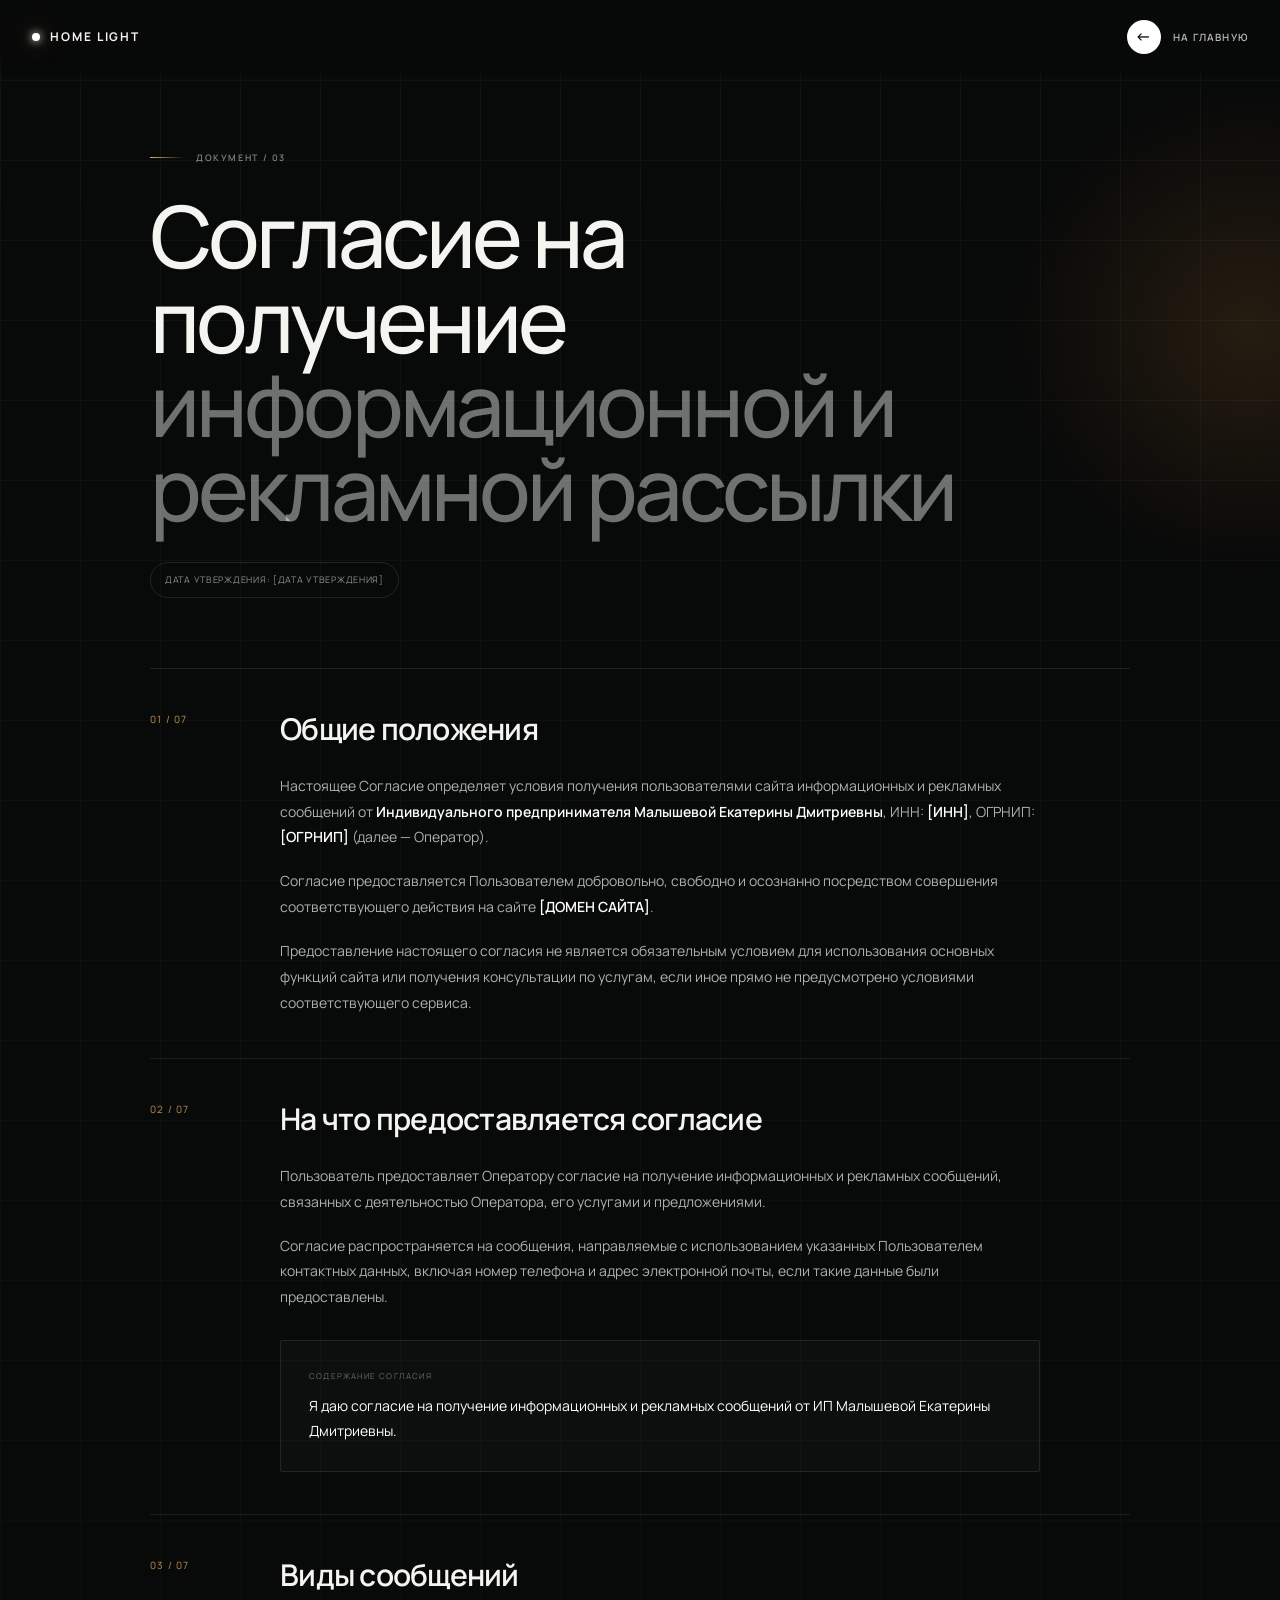
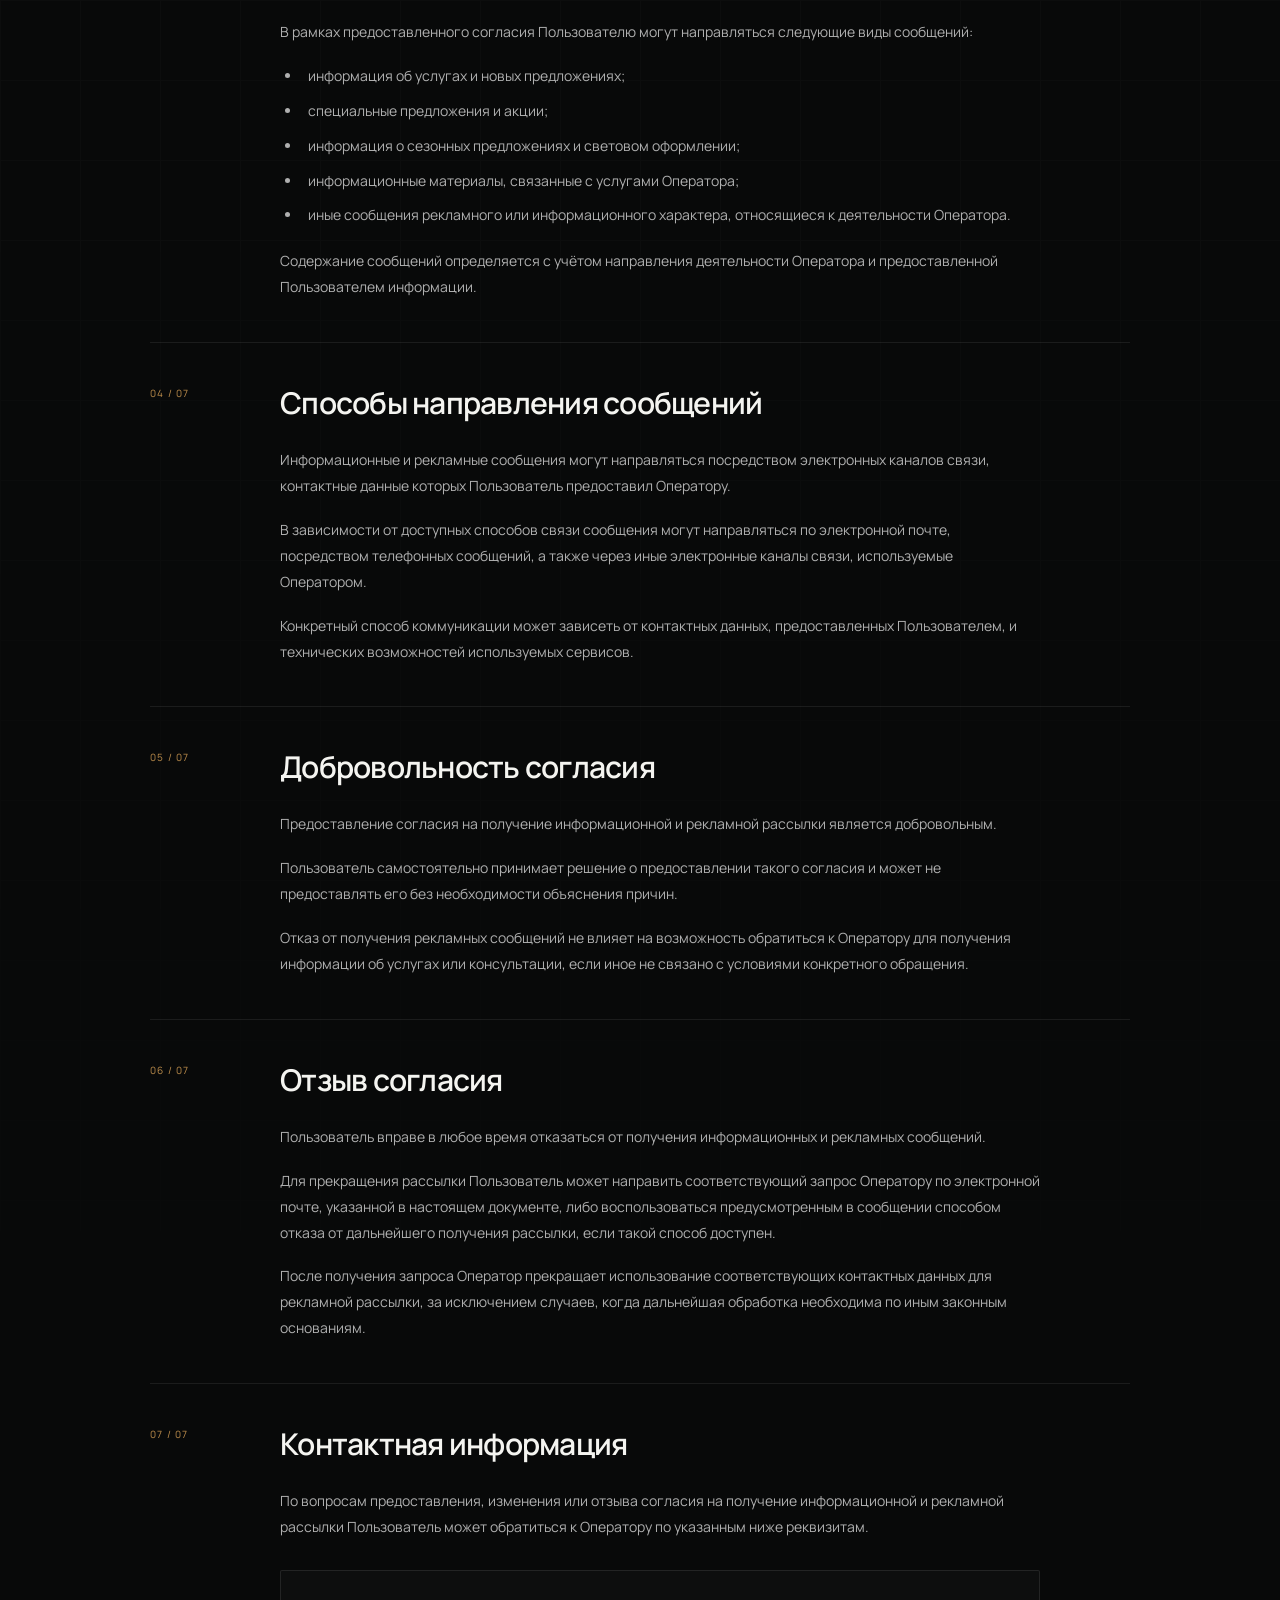
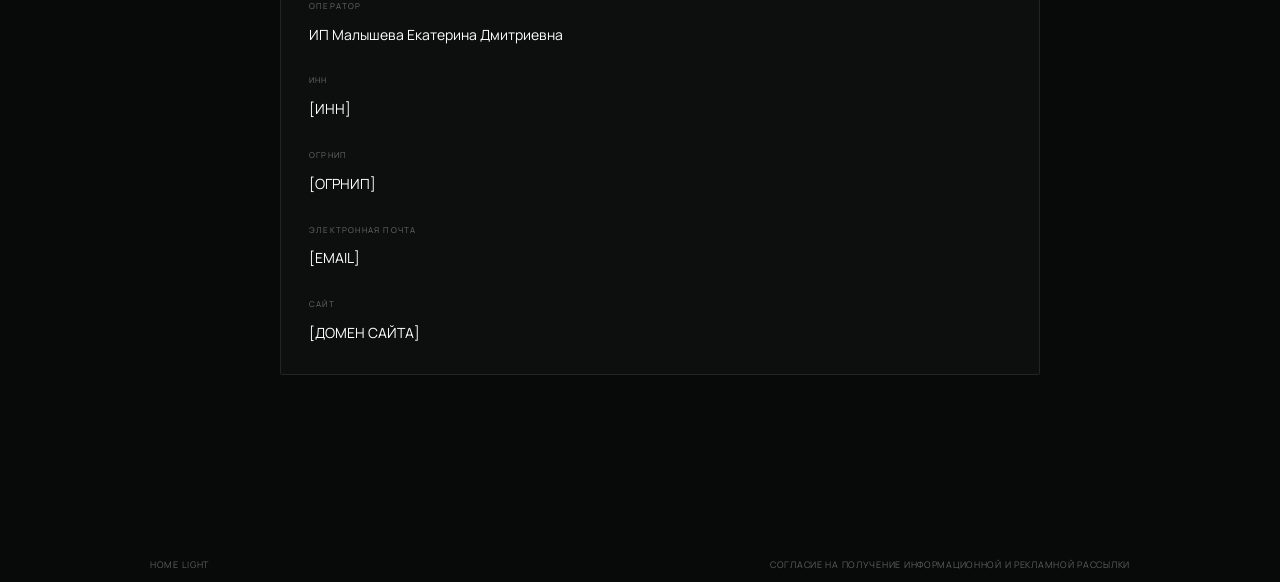
<file: advertising.html>
<!DOCTYPE html>
<html lang="ru">
<head>

    <meta charset="UTF-8">
    <meta name="viewport" content="width=device-width, initial-scale=1.0">

    <title>Согласие на получение информационной и рекламной рассылки — HOME LIGHT</title>

    <meta name="description"
          content="Согласие на получение информационной и рекламной рассылки от HOME LIGHT.">

    <link rel="preconnect" href="https://fonts.googleapis.com">
    <link rel="preconnect" href="https://fonts.gstatic.com" crossorigin>

    <link href="https://fonts.googleapis.com/css2?family=Manrope:wght@400;500;600;700&display=swap"
          rel="stylesheet">

    <style>

        * {
            margin: 0;
            padding: 0;
            box-sizing: border-box;
        }

        html {
            scroll-behavior: smooth;
        }

        body {
            font-family:
                Manrope,
                Arial,
                sans-serif;

            background: #080909;
            color: #f4f4f0;

            line-height: 1.7;
        }

        a {
            color: inherit;
            text-decoration: none;
        }


        /* =========================================================
           HEADER
        ========================================================= */

        .site-header {

            position: fixed;

            top: 0;
            left: 0;
            right: 0;

            z-index: 1000;

            padding: 20px 32px;

            background:
                linear-gradient(
                    180deg,
                    rgba(8, 9, 9, 0.96),
                    rgba(8, 9, 9, 0.78),
                    transparent
                );

            backdrop-filter: blur(10px);
            -webkit-backdrop-filter: blur(10px);
        }

        .header-inner {

            max-width: 1540px;

            margin: 0 auto;

            display: flex;

            align-items: center;
            justify-content: space-between;

            gap: 30px;
        }

        .header-logo {

            display: flex;
            align-items: center;

            font-size: 12px;
            font-weight: 700;

            letter-spacing: 0.16em;
            text-transform: uppercase;
        }

        .header-logo-mark {

            width: 8px;
            height: 8px;

            margin-right: 10px;

            border-radius: 50%;

            background: #fff;

            box-shadow:
                0 0 8px rgba(255, 255, 255, 0.9),
                0 0 22px rgba(255, 190, 100, 0.55);
        }

        .back-link {

            display: inline-flex;

            align-items: center;
            gap: 12px;

            font-size: 10px;
            font-weight: 600;

            letter-spacing: 0.12em;
            text-transform: uppercase;

            color: rgba(255,255,255,0.72);

            transition:
                color .3s ease,
                transform .3s ease;
        }

        .back-link:hover {

            color: #fff;

            transform: translateX(-3px);
        }

        .back-arrow {

            display: flex;

            align-items: center;
            justify-content: center;

            width: 34px;
            height: 34px;

            border-radius: 50%;

            background: #fff;
            color: #111;

            font-size: 16px;

            transition:
                transform .3s ease,
                box-shadow .3s ease;
        }

        .back-link:hover .back-arrow {

            transform: translateX(-3px);

            box-shadow:
                0 0 14px rgba(255, 190, 100, 0.25);
        }


        /* =========================================================
           PAGE
        ========================================================= */

        .privacy-page {

            position: relative;

            min-height: 100vh;

            padding:
                150px
                24px
                100px;

            overflow: hidden;
        }

        .privacy-glow {

            position: absolute;

            width: 500px;
            height: 500px;

            top: 80px;
            right: -220px;

            border-radius: 50%;

            background:
                radial-gradient(
                    circle,
                    rgba(255, 170, 70, 0.12),
                    transparent 68%
                );

            pointer-events: none;
        }

        .privacy-grid {

            position: absolute;

            inset: 0;

            pointer-events: none;

            opacity: 0.035;

            background-image:
                linear-gradient(
                    rgba(255,255,255,1) 1px,
                    transparent 1px
                ),
                linear-gradient(
                    90deg,
                    rgba(255,255,255,1) 1px,
                    transparent 1px
                );

            background-size: 80px 80px;

            mask-image:
                linear-gradient(
                    to bottom,
                    black,
                    transparent 85%
                );

            -webkit-mask-image:
                linear-gradient(
                    to bottom,
                    black,
                    transparent 85%
                );
        }

        .privacy-container {

            position: relative;

            z-index: 2;

            width: min(980px, 100%);

            margin: 0 auto;
        }


        /* =========================================================
           INTRO
        ========================================================= */

        .privacy-label {

            display: flex;

            align-items: center;
            gap: 12px;

            margin-bottom: 28px;

            color: rgba(255,255,255,0.48);

            font-size: 9px;
            font-weight: 600;

            letter-spacing: 0.18em;
            text-transform: uppercase;
        }

        .privacy-label-line {

            width: 34px;
            height: 1px;

            background:
                linear-gradient(
                    90deg,
                    rgba(255,190,100,0.9),
                    transparent
                );
        }

        .privacy-title {

            max-width: 850px;

            font-size:
                clamp(42px, 7vw, 86px);

            line-height: 0.98;

            font-weight: 500;

            letter-spacing: -0.045em;

            margin-bottom: 32px;
        }

        .privacy-title span {

            color: rgba(255,255,255,0.42);
        }

        .privacy-date {

            display: inline-flex;

            align-items: center;

            padding: 9px 14px;

            border:
                1px solid
                rgba(255,255,255,0.1);

            border-radius: 100px;

            color: rgba(255,255,255,0.55);

            font-size: 9px;

            letter-spacing: 0.08em;

            text-transform: uppercase;

            margin-bottom: 70px;
        }


        /* =========================================================
           CONTENT
        ========================================================= */

        .privacy-content {

            border-top:
                1px solid
                rgba(255,255,255,0.1);
        }

        .privacy-section {

            padding:
                42px
                0;

            border-bottom:
                1px solid
                rgba(255,255,255,0.08);
        }

        .privacy-section:last-child {
            border-bottom: none;
        }

        .privacy-section-head {

            display: grid;

            grid-template-columns: 100px 1fr;

            gap: 30px;

            margin-bottom: 26px;
        }

        .privacy-number {

            color:
                rgba(255,190,100,0.75);

            font-size: 10px;

            letter-spacing: 0.12em;
        }

        .privacy-section h2 {

            font-size:
                clamp(20px, 3vw, 30px);

            line-height: 1.2;

            font-weight: 600;

            letter-spacing: -0.025em;
        }

        .privacy-section-body {

            margin-left: 130px;

            max-width: 760px;

            color:
                rgba(255,255,255,0.68);

            font-size: 14px;

            line-height: 1.85;
        }

        .privacy-section-body p {

            margin-bottom: 18px;
        }

        .privacy-section-body p:last-child {
            margin-bottom: 0;
        }

        .privacy-section-body ul {

            margin:
                14px
                0
                20px
                22px;

            padding: 0;
        }

        .privacy-section-body li {

            margin-bottom: 9px;

            padding-left: 6px;
        }

        .privacy-section-body strong {

            color: #fff;

            font-weight: 600;
        }


        /* =========================================================
           CONSENT CARD
        ========================================================= */

        .advertising-consent {

            margin-top: 30px;

            padding: 28px;

            border:
                1px solid
                rgba(255,255,255,0.09);

            background:
                rgba(255,255,255,0.025);

            border-radius: 2px;
        }

        .advertising-consent-label {

            margin-bottom: 10px;

            color:
                rgba(255,255,255,0.38);

            font-size: 8px;

            letter-spacing: 0.15em;

            text-transform: uppercase;
        }

        .advertising-consent-text {

            color: #fff;

            font-size: 14px;

            line-height: 1.75;
        }


        /* =========================================================
           CONTACTS
        ========================================================= */

        .privacy-contacts {

            margin-top: 30px;

            padding: 28px;

            border:
                1px solid
                rgba(255,255,255,0.09);

            background:
                rgba(255,255,255,0.025);

            border-radius: 2px;
        }

        .privacy-contact-label {

            margin-bottom: 8px;

            color:
                rgba(255,255,255,0.38);

            font-size: 8px;

            letter-spacing: 0.15em;

            text-transform: uppercase;
        }

        .privacy-contact-value {

            color: #fff;

            font-size: 14px;
        }


        /* =========================================================
           FOOTER
        ========================================================= */

        .privacy-footer {

            width: min(980px, 100%);

            margin:
                0 auto;

            padding:
                40px
                0
                10px;

            display: flex;

            justify-content: space-between;
            align-items: center;

            gap: 30px;

            color:
                rgba(255,255,255,0.35);

            font-size: 9px;

            letter-spacing: 0.08em;

            text-transform: uppercase;
        }


        /* =========================================================
           MOBILE
        ========================================================= */

        @media (max-width: 700px) {

            .site-header {

                padding:
                    16px
                    18px;
            }

            .header-logo {

                font-size: 10px;
            }

            .privacy-page {

                padding:
                    125px
                    18px
                    60px;
            }

            .privacy-title {

                font-size:
                    clamp(20px, 10vw, 40px);

                line-height: 0.98;
            }

            .privacy-date {

                margin-bottom: 45px;
            }

            .privacy-section {

                padding:
                    32px
                    0;
            }

            .privacy-section-head {

                display: block;

                margin-bottom: 20px;
            }

            .privacy-number {

                display: block;

                margin-bottom: 12px;
            }

            .privacy-section-body {

                margin-left: 0;

                font-size: 13px;

                line-height: 1.8;
            }

            .advertising-consent {

                padding: 22px;
            }

            .privacy-contacts {

                padding: 22px;
            }

            .privacy-footer {

                flex-direction: column;

                align-items: flex-start;

                gap: 10px;
            }

            .back-link {

                font-size: 8px;
            }

            .back-arrow {

                width: 30px;
                height: 30px;

                font-size: 14px;
            }
        }

    </style>

</head>

<body>


<header class="site-header">

    <div class="header-inner">

        <a href="/" class="header-logo">

            <span class="header-logo-mark"></span>

            HOME LIGHT

        </a>


        <a href="#" class="back-link" onclick="history.back(); return false;">

            <span class="back-arrow">←</span>

            На главную

        </a>

    </div>

</header>



<main class="privacy-page">

    <div class="privacy-grid"></div>

    <div class="privacy-glow"></div>


    <div class="privacy-container">


        <div class="privacy-label">

            <span class="privacy-label-line"></span>

            Документ / 03

        </div>


        <h1 class="privacy-title">

            Согласие на получение

            <span>информационной и рекламной рассылки</span>

        </h1>


        <div class="privacy-date">

            Дата утверждения: [ДАТА УТВЕРЖДЕНИЯ]

        </div>



        <div class="privacy-content">


            <!-- =====================================================
                 1
            ====================================================== -->

            <section class="privacy-section">

                <div class="privacy-section-head">

                    <div class="privacy-number">
                        01 / 07
                    </div>

                    <h2>
                        Общие положения
                    </h2>

                </div>


                <div class="privacy-section-body">

                    <p>
                        Настоящее Согласие определяет условия получения
                        пользователями сайта информационных и рекламных
                        сообщений от
                        <strong>Индивидуального предпринимателя
                        Малышевой Екатерины Дмитриевны</strong>,
                        ИНН: <strong>[ИНН]</strong>,
                        ОГРНИП: <strong>[ОГРНИП]</strong>
                        (далее — Оператор).
                    </p>

                    <p>
                        Согласие предоставляется Пользователем добровольно,
                        свободно и осознанно посредством совершения
                        соответствующего действия на сайте
                        <strong>[ДОМЕН САЙТА]</strong>.
                    </p>

                    <p>
                        Предоставление настоящего согласия не является
                        обязательным условием для использования основных
                        функций сайта или получения консультации по услугам,
                        если иное прямо не предусмотрено условиями
                        соответствующего сервиса.
                    </p>

                </div>

            </section>



            <!-- =====================================================
                 2
            ====================================================== -->

            <section class="privacy-section">

                <div class="privacy-section-head">

                    <div class="privacy-number">
                        02 / 07
                    </div>

                    <h2>
                        На что предоставляется согласие
                    </h2>

                </div>


                <div class="privacy-section-body">

                    <p>
                        Пользователь предоставляет Оператору согласие
                        на получение информационных и рекламных сообщений,
                        связанных с деятельностью Оператора,
                        его услугами и предложениями.
                    </p>

                    <p>
                        Согласие распространяется на сообщения,
                        направляемые с использованием указанных
                        Пользователем контактных данных, включая
                        номер телефона и адрес электронной почты,
                        если такие данные были предоставлены.
                    </p>


                    <div class="advertising-consent">

                        <div class="advertising-consent-label">
                            Содержание согласия
                        </div>

                        <div class="advertising-consent-text">
                            Я даю согласие на получение информационных
                            и рекламных сообщений от ИП Малышевой
                            Екатерины Дмитриевны.
                        </div>

                    </div>

                </div>

            </section>



            <!-- =====================================================
                 3
            ====================================================== -->

            <section class="privacy-section">

                <div class="privacy-section-head">

                    <div class="privacy-number">
                        03 / 07
                    </div>

                    <h2>
                        Виды сообщений
                    </h2>

                </div>


                <div class="privacy-section-body">

                    <p>
                        В рамках предоставленного согласия Пользователю
                        могут направляться следующие виды сообщений:
                    </p>

                    <ul>

                        <li>
                            информация об услугах и новых предложениях;
                        </li>

                        <li>
                            специальные предложения и акции;
                        </li>

                        <li>
                            информация о сезонных предложениях
                            и световом оформлении;
                        </li>

                        <li>
                            информационные материалы, связанные
                            с услугами Оператора;
                        </li>

                        <li>
                            иные сообщения рекламного или информационного
                            характера, относящиеся к деятельности Оператора.
                        </li>

                    </ul>

                    <p>
                        Содержание сообщений определяется с учётом
                        направления деятельности Оператора и предоставленной
                        Пользователем информации.
                    </p>

                </div>

            </section>



            <!-- =====================================================
                 4
            ====================================================== -->

            <section class="privacy-section">

                <div class="privacy-section-head">

                    <div class="privacy-number">
                        04 / 07
                    </div>

                    <h2>
                        Способы направления сообщений
                    </h2>

                </div>


                <div class="privacy-section-body">

                    <p>
                        Информационные и рекламные сообщения могут
                        направляться посредством электронных каналов
                        связи, контактные данные которых Пользователь
                        предоставил Оператору.
                    </p>

                    <p>
                        В зависимости от доступных способов связи
                        сообщения могут направляться по электронной почте,
                        посредством телефонных сообщений, а также через
                        иные электронные каналы связи, используемые
                        Оператором.
                    </p>

                    <p>
                        Конкретный способ коммуникации может зависеть
                        от контактных данных, предоставленных Пользователем,
                        и технических возможностей используемых сервисов.
                    </p>

                </div>

            </section>



            <!-- =====================================================
                 5
            ====================================================== -->

            <section class="privacy-section">

                <div class="privacy-section-head">

                    <div class="privacy-number">
                        05 / 07
                    </div>

                    <h2>
                        Добровольность согласия
                    </h2>

                </div>


                <div class="privacy-section-body">

                    <p>
                        Предоставление согласия на получение информационной
                        и рекламной рассылки является добровольным.
                    </p>

                    <p>
                        Пользователь самостоятельно принимает решение
                        о предоставлении такого согласия и может не
                        предоставлять его без необходимости объяснения
                        причин.
                    </p>

                    <p>
                        Отказ от получения рекламных сообщений не влияет
                        на возможность обратиться к Оператору для получения
                        информации об услугах или консультации, если иное
                        не связано с условиями конкретного обращения.
                    </p>

                </div>

            </section>



            <!-- =====================================================
                 6
            ====================================================== -->

            <section class="privacy-section">

                <div class="privacy-section-head">

                    <div class="privacy-number">
                        06 / 07
                    </div>

                    <h2>
                        Отзыв согласия
                    </h2>

                </div>


                <div class="privacy-section-body">

                    <p>
                        Пользователь вправе в любое время отказаться
                        от получения информационных и рекламных сообщений.
                    </p>

                    <p>
                        Для прекращения рассылки Пользователь может
                        направить соответствующий запрос Оператору
                        по электронной почте, указанной в настоящем документе,
                        либо воспользоваться предусмотренным в сообщении
                        способом отказа от дальнейшего получения рассылки,
                        если такой способ доступен.
                    </p>

                    <p>
                        После получения запроса Оператор прекращает
                        использование соответствующих контактных данных
                        для рекламной рассылки, за исключением случаев,
                        когда дальнейшая обработка необходима по иным
                        законным основаниям.
                    </p>

                </div>

            </section>



            <!-- =====================================================
                 7
            ====================================================== -->

            <section class="privacy-section">

                <div class="privacy-section-head">

                    <div class="privacy-number">
                        07 / 07
                    </div>

                    <h2>
                        Контактная информация
                    </h2>

                </div>


                <div class="privacy-section-body">

                    <p>
                        По вопросам предоставления, изменения или
                        отзыва согласия на получение информационной
                        и рекламной рассылки Пользователь может обратиться
                        к Оператору по указанным ниже реквизитам.
                    </p>


                    <div class="privacy-contacts">

                        <div class="privacy-contact-label">
                            Оператор
                        </div>

                        <div class="privacy-contact-value">
                            ИП Малышева Екатерина Дмитриевна
                        </div>


                        <br>


                        <div class="privacy-contact-label">
                            ИНН
                        </div>

                        <div class="privacy-contact-value">
                            [ИНН]
                        </div>


                        <br>


                        <div class="privacy-contact-label">
                            ОГРНИП
                        </div>

                        <div class="privacy-contact-value">
                            [ОГРНИП]
                        </div>


                        <br>


                        <div class="privacy-contact-label">
                            Электронная почта
                        </div>

                        <div class="privacy-contact-value">
                            [EMAIL]
                        </div>


                        <br>


                        <div class="privacy-contact-label">
                            Сайт
                        </div>

                        <div class="privacy-contact-value">
                            [ДОМЕН САЙТА]
                        </div>

                    </div>

                </div>

            </section>


        </div>

    </div>

</main>



<footer class="privacy-footer">

    <span>
        HOME LIGHT
    </span>

    <span>
        Согласие на получение информационной и рекламной рассылки
    </span>

</footer>


</body>
</html>
</file>
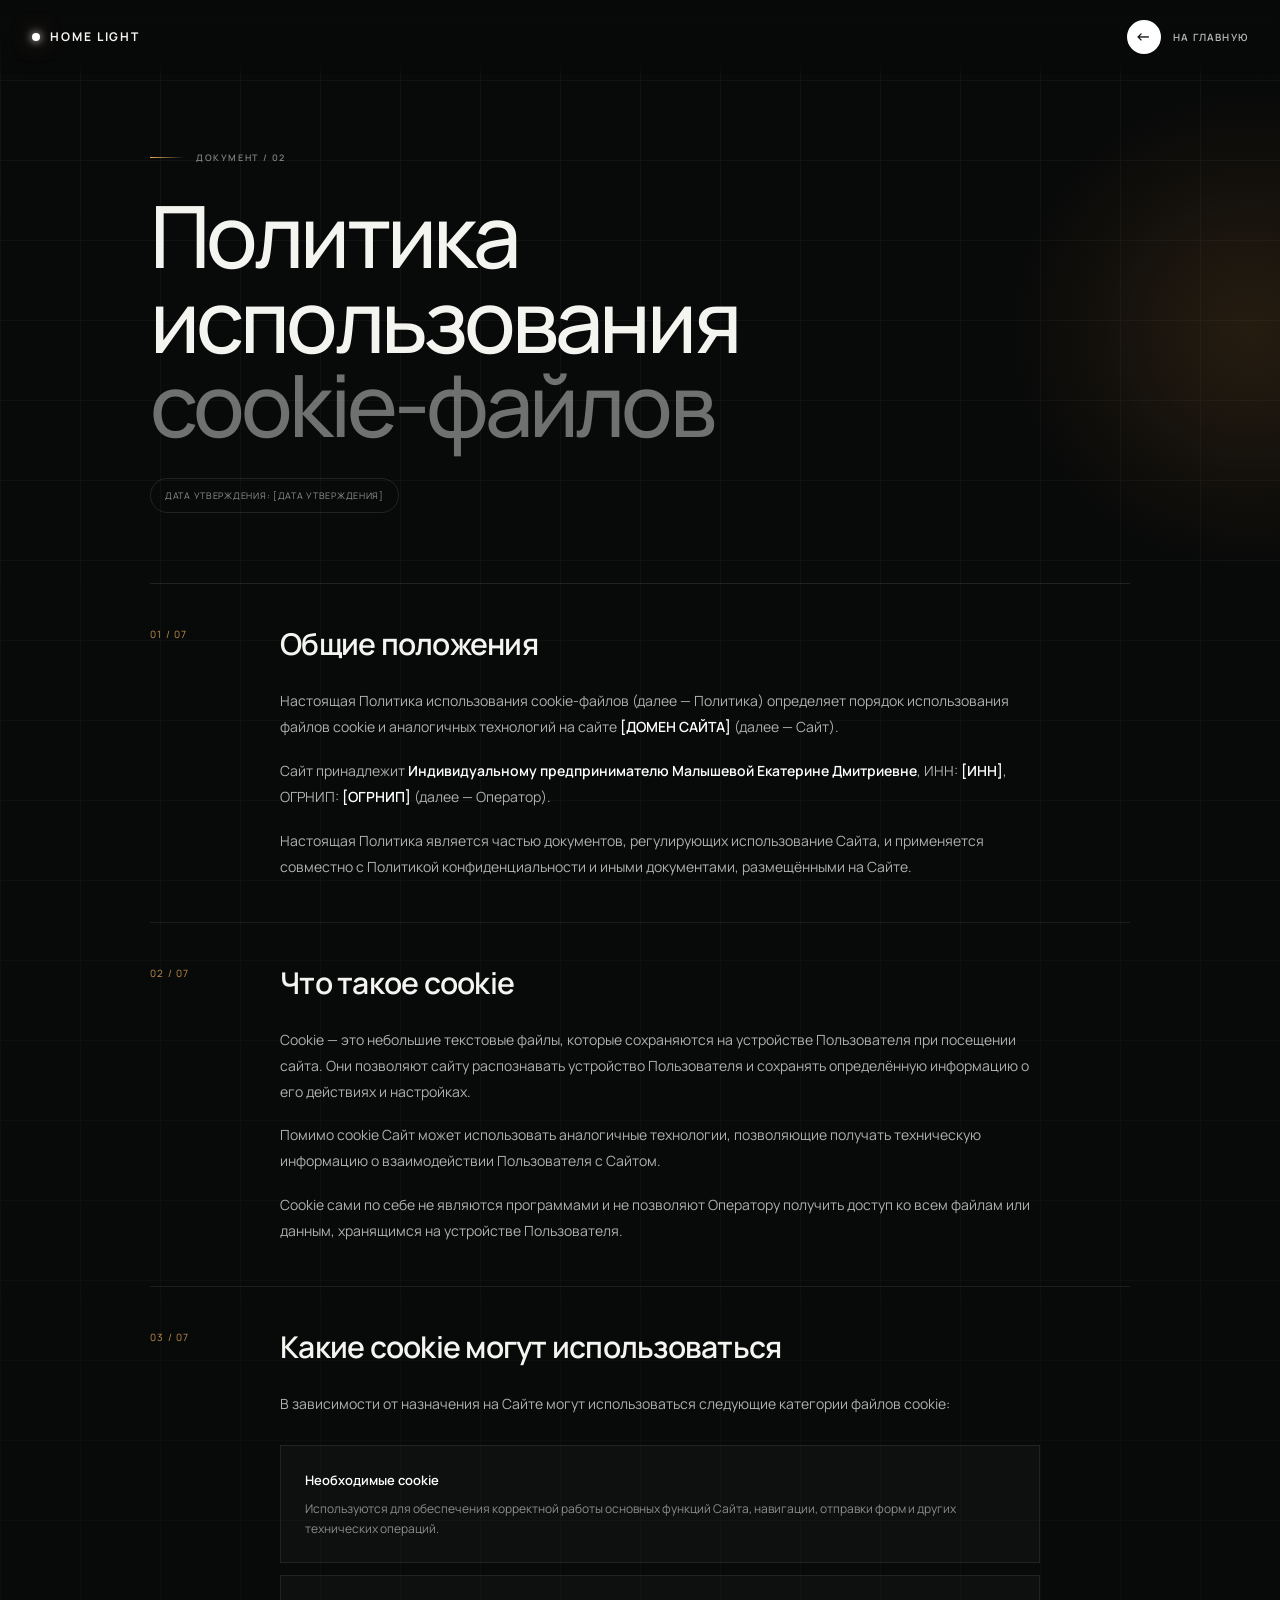
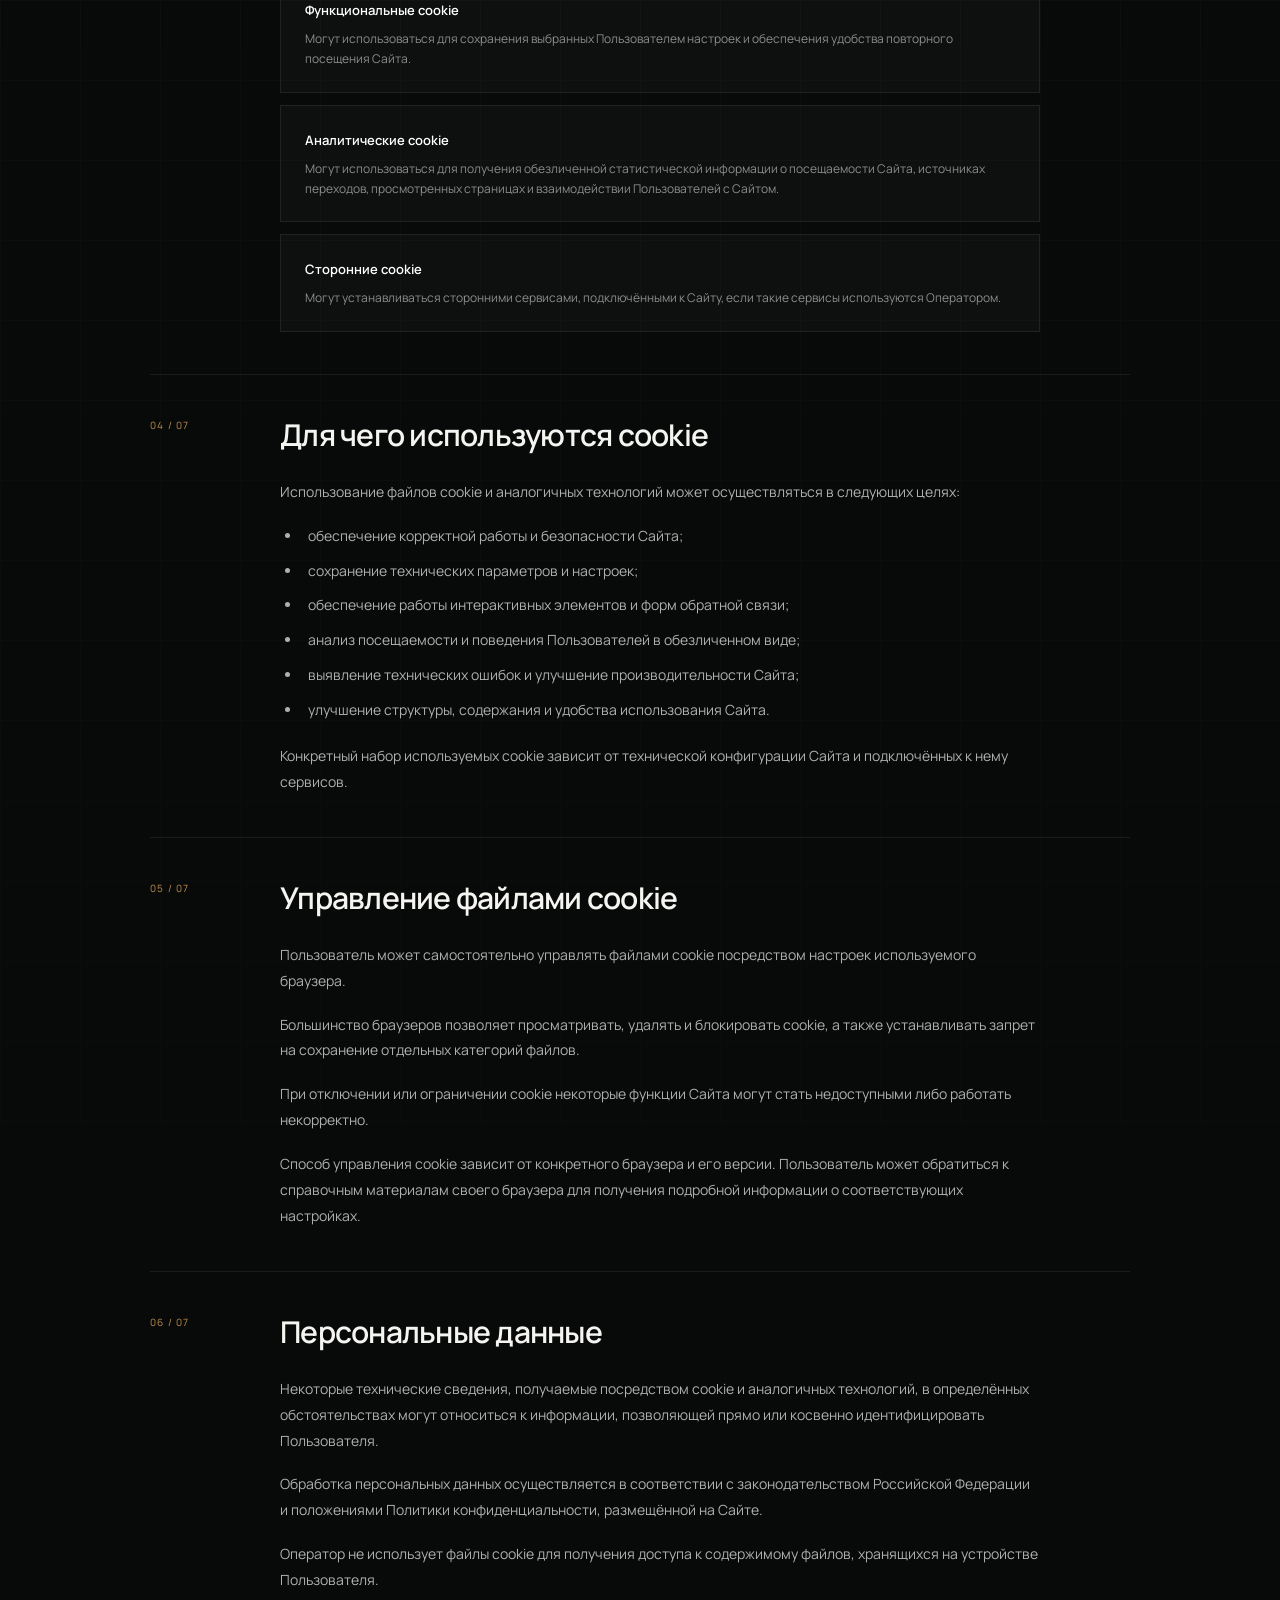
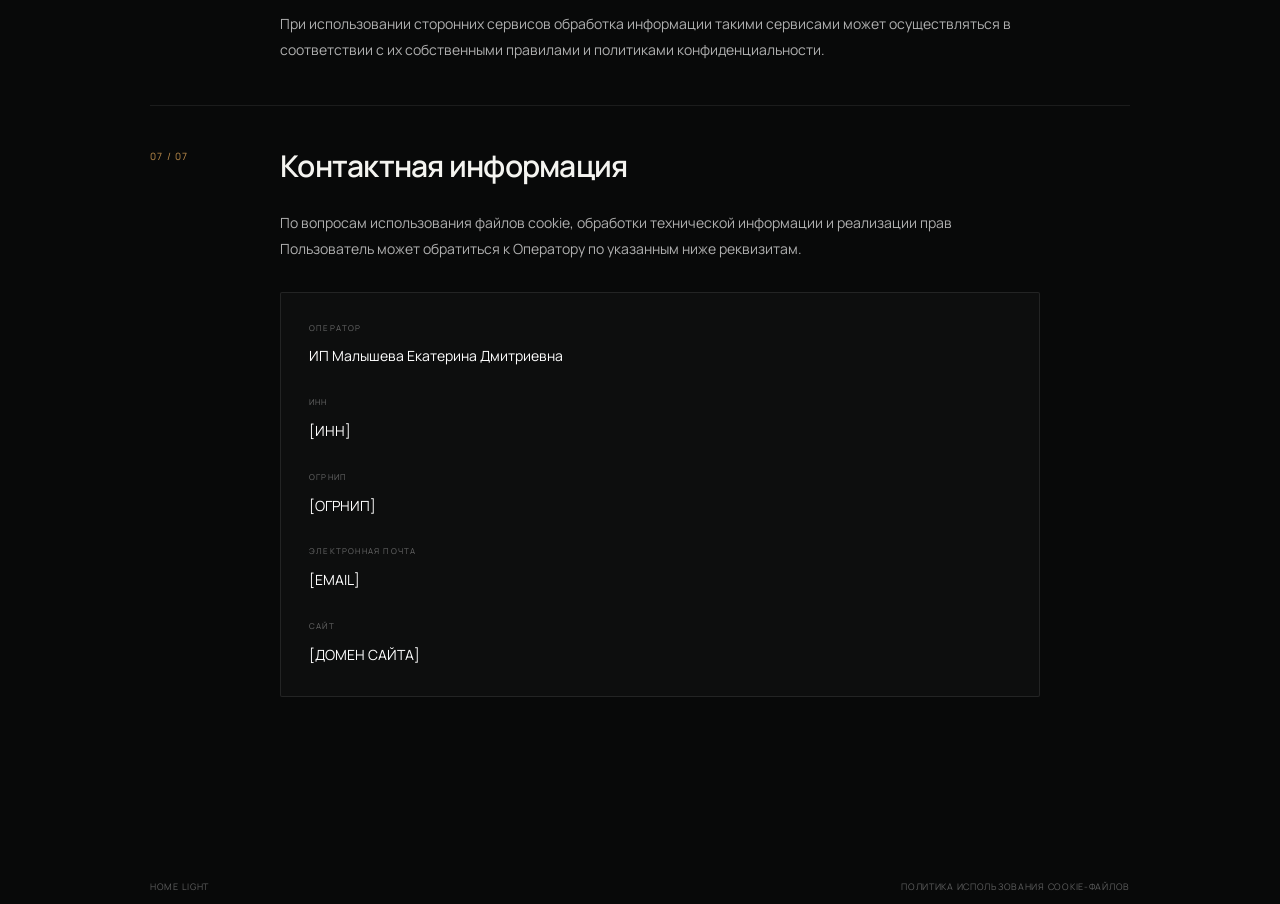
<file: cookie.html>
<!DOCTYPE html>
<html lang="ru">
<head>

    <meta charset="UTF-8">
    <meta name="viewport" content="width=device-width, initial-scale=1.0">

    <title>Политика использования cookie-файлов — HOME LIGHT</title>

    <meta name="description"
          content="Политика использования файлов cookie на сайте HOME LIGHT.">

    <link rel="preconnect" href="https://fonts.googleapis.com">
    <link rel="preconnect" href="https://fonts.gstatic.com" crossorigin>

    <link href="https://fonts.googleapis.com/css2?family=Manrope:wght@400;500;600;700&display=swap"
          rel="stylesheet">

    <style>

        * {
            margin: 0;
            padding: 0;
            box-sizing: border-box;
        }

        html {
            scroll-behavior: smooth;
        }

        body {
            font-family:
                Manrope,
                Arial,
                sans-serif;

            background: #080909;
            color: #f4f4f0;

            line-height: 1.7;
        }

        a {
            color: inherit;
            text-decoration: none;
        }


        /* =========================================================
           HEADER
        ========================================================= */

        .site-header {

            position: fixed;

            top: 0;
            left: 0;
            right: 0;

            z-index: 1000;

            padding: 20px 32px;

            background:
                linear-gradient(
                    180deg,
                    rgba(8, 9, 9, 0.96),
                    rgba(8, 9, 9, 0.78),
                    transparent
                );

            backdrop-filter: blur(10px);
            -webkit-backdrop-filter: blur(10px);
        }

        .header-inner {

            max-width: 1540px;

            margin: 0 auto;

            display: flex;

            align-items: center;
            justify-content: space-between;

            gap: 30px;
        }

        .header-logo {

            display: flex;
            align-items: center;

            font-size: 12px;
            font-weight: 700;

            letter-spacing: 0.16em;
            text-transform: uppercase;
        }

        .header-logo-mark {

            width: 8px;
            height: 8px;

            margin-right: 10px;

            border-radius: 50%;

            background: #fff;

            box-shadow:
                0 0 8px rgba(255, 255, 255, 0.9),
                0 0 22px rgba(255, 190, 100, 0.55);
        }

        .back-link {

            display: inline-flex;

            align-items: center;
            gap: 12px;

            font-size: 10px;
            font-weight: 600;

            letter-spacing: 0.12em;
            text-transform: uppercase;

            color: rgba(255,255,255,0.72);

            transition:
                color .3s ease,
                transform .3s ease;
        }

        .back-link:hover {

            color: #fff;

            transform: translateX(-3px);
        }

        .back-arrow {

            display: flex;

            align-items: center;
            justify-content: center;

            width: 34px;
            height: 34px;

            border-radius: 50%;

            background: #fff;
            color: #111;

            font-size: 16px;

            transition:
                transform .3s ease,
                box-shadow .3s ease;
        }

        .back-link:hover .back-arrow {

            transform: translateX(-3px);

            box-shadow:
                0 0 14px rgba(255, 190, 100, 0.25);
        }


        /* =========================================================
           PAGE
        ========================================================= */

        .privacy-page {

            position: relative;

            min-height: 100vh;

            padding:
                150px
                24px
                100px;

            overflow: hidden;
        }

        .privacy-glow {

            position: absolute;

            width: 500px;
            height: 500px;

            top: 80px;
            right: -220px;

            border-radius: 50%;

            background:
                radial-gradient(
                    circle,
                    rgba(255, 170, 70, 0.12),
                    transparent 68%
                );

            pointer-events: none;
        }

        .privacy-grid {

            position: absolute;

            inset: 0;

            pointer-events: none;

            opacity: 0.035;

            background-image:
                linear-gradient(
                    rgba(255,255,255,1) 1px,
                    transparent 1px
                ),
                linear-gradient(
                    90deg,
                    rgba(255,255,255,1) 1px,
                    transparent 1px
                );

            background-size: 80px 80px;

            mask-image:
                linear-gradient(
                    to bottom,
                    black,
                    transparent 85%
                );

            -webkit-mask-image:
                linear-gradient(
                    to bottom,
                    black,
                    transparent 85%
                );
        }

        .privacy-container {

            position: relative;

            z-index: 2;

            width: min(980px, 100%);

            margin: 0 auto;
        }


        /* =========================================================
           INTRO
        ========================================================= */

        .privacy-label {

            display: flex;

            align-items: center;
            gap: 12px;

            margin-bottom: 28px;

            color: rgba(255,255,255,0.48);

            font-size: 9px;
            font-weight: 600;

            letter-spacing: 0.18em;
            text-transform: uppercase;
        }

        .privacy-label-line {

            width: 34px;
            height: 1px;

            background:
                linear-gradient(
                    90deg,
                    rgba(255,190,100,0.9),
                    transparent
                );
        }

        .privacy-title {

            max-width: 850px;

            font-size:
                clamp(42px, 7vw, 86px);

            line-height: 0.98;

            font-weight: 500;

            letter-spacing: -0.045em;

            margin-bottom: 32px;
        }

        .privacy-title span {

            color: rgba(255,255,255,0.42);
        }

        .privacy-date {

            display: inline-flex;

            align-items: center;

            padding: 9px 14px;

            border:
                1px solid
                rgba(255,255,255,0.1);

            border-radius: 100px;

            color: rgba(255,255,255,0.55);

            font-size: 9px;

            letter-spacing: 0.08em;

            text-transform: uppercase;

            margin-bottom: 70px;
        }


        /* =========================================================
           CONTENT
        ========================================================= */

        .privacy-content {

            border-top:
                1px solid
                rgba(255,255,255,0.1);
        }

        .privacy-section {

            padding:
                42px
                0;

            border-bottom:
                1px solid
                rgba(255,255,255,0.08);
        }

        .privacy-section:last-child {
            border-bottom: none;
        }

        .privacy-section-head {

            display: grid;

            grid-template-columns: 100px 1fr;

            gap: 30px;

            margin-bottom: 26px;
        }

        .privacy-number {

            color:
                rgba(255,190,100,0.75);

            font-size: 10px;

            letter-spacing: 0.12em;
        }

        .privacy-section h2 {

            font-size:
                clamp(20px, 3vw, 30px);

            line-height: 1.2;

            font-weight: 600;

            letter-spacing: -0.025em;
        }

        .privacy-section-body {

            margin-left: 130px;

            max-width: 760px;

            color:
                rgba(255,255,255,0.68);

            font-size: 14px;

            line-height: 1.85;
        }

        .privacy-section-body p {

            margin-bottom: 18px;
        }

        .privacy-section-body p:last-child {
            margin-bottom: 0;
        }

        .privacy-section-body ul {

            margin:
                14px
                0
                20px
                22px;

            padding: 0;
        }

        .privacy-section-body li {

            margin-bottom: 9px;

            padding-left: 6px;
        }

        .privacy-section-body strong {

            color: #fff;

            font-weight: 600;
        }


        /* =========================================================
           COOKIE TYPES
        ========================================================= */

        .cookie-list {

            margin-top: 28px;

            display: grid;

            gap: 12px;
        }

        .cookie-item {

            padding: 22px 24px;

            border:
                1px solid
                rgba(255,255,255,0.08);

            background:
                rgba(255,255,255,0.025);
        }

        .cookie-item-title {

            margin-bottom: 7px;

            color: #fff;

            font-size: 13px;

            font-weight: 600;
        }

        .cookie-item-text {

            color:
                rgba(255,255,255,0.52);

            font-size: 12px;

            line-height: 1.7;
        }


        /* =========================================================
           CONTACTS
        ========================================================= */

        .privacy-contacts {

            margin-top: 30px;

            padding: 28px;

            border:
                1px solid
                rgba(255,255,255,0.09);

            background:
                rgba(255,255,255,0.025);

            border-radius: 2px;
        }

        .privacy-contact-label {

            margin-bottom: 8px;

            color:
                rgba(255,255,255,0.38);

            font-size: 8px;

            letter-spacing: 0.15em;

            text-transform: uppercase;
        }

        .privacy-contact-value {

            color: #fff;

            font-size: 14px;
        }


        /* =========================================================
           FOOTER
        ========================================================= */

        .privacy-footer {

            width: min(980px, 100%);

            margin:
                0 auto;

            padding:
                40px
                0
                10px;

            display: flex;

            justify-content: space-between;
            align-items: center;

            gap: 30px;

            color:
                rgba(255,255,255,0.35);

            font-size: 9px;

            letter-spacing: 0.08em;

            text-transform: uppercase;
        }


        /* =========================================================
           MOBILE
        ========================================================= */

        @media (max-width: 700px) {

            .site-header {

                padding:
                    16px
                    18px;
            }

            .header-logo {

                font-size: 10px;
            }

            .privacy-page {

                padding:
                    125px
                    18px
                    60px;
            }

            .privacy-title {

                font-size:
                    clamp(40px, 13vw, 62px);

                line-height: 0.98;
            }

            .privacy-date {

                margin-bottom: 45px;
            }

            .privacy-section {

                padding:
                    32px
                    0;
            }

            .privacy-section-head {

                display: block;

                margin-bottom: 20px;
            }

            .privacy-number {

                display: block;

                margin-bottom: 12px;
            }

            .privacy-section-body {

                margin-left: 0;

                font-size: 13px;

                line-height: 1.8;
            }

            .cookie-item {

                padding: 19px;
            }

            .privacy-contacts {

                padding: 22px;
            }

            .privacy-footer {

                flex-direction: column;

                align-items: flex-start;

                gap: 10px;
            }

            .back-link {

                font-size: 8px;
            }

            .back-arrow {

                width: 30px;
                height: 30px;

                font-size: 14px;
            }
        }

    </style>

</head>

<body>


<header class="site-header">

    <div class="header-inner">

        <a href="/" class="header-logo">

            <span class="header-logo-mark"></span>

            HOME LIGHT

        </a>


        <a href="#" class="back-link" onclick="history.back(); return false;">

            <span class="back-arrow">←</span>

            На главную

        </a>

    </div>

</header>



<main class="privacy-page">

    <div class="privacy-grid"></div>

    <div class="privacy-glow"></div>


    <div class="privacy-container">


        <div class="privacy-label">

            <span class="privacy-label-line"></span>

            Документ / 02

        </div>


        <h1 class="privacy-title">

            Политика использования

            <span>cookie-файлов</span>

        </h1>


        <div class="privacy-date">

            Дата утверждения: [ДАТА УТВЕРЖДЕНИЯ]

        </div>



        <div class="privacy-content">


            <!-- =====================================================
                 1
            ====================================================== -->

            <section class="privacy-section">

                <div class="privacy-section-head">

                    <div class="privacy-number">
                        01 / 07
                    </div>

                    <h2>
                        Общие положения
                    </h2>

                </div>


                <div class="privacy-section-body">

                    <p>
                        Настоящая Политика использования cookie-файлов
                        (далее — Политика) определяет порядок использования
                        файлов cookie и аналогичных технологий на сайте
                        <strong>[ДОМЕН САЙТА]</strong>
                        (далее — Сайт).
                    </p>

                    <p>
                        Сайт принадлежит
                        <strong>Индивидуальному предпринимателю
                        Малышевой Екатерине Дмитриевне</strong>,
                        ИНН: <strong>[ИНН]</strong>,
                        ОГРНИП: <strong>[ОГРНИП]</strong>
                        (далее — Оператор).
                    </p>

                    <p>
                        Настоящая Политика является частью документов,
                        регулирующих использование Сайта, и применяется
                        совместно с Политикой конфиденциальности
                        и иными документами, размещёнными на Сайте.
                    </p>

                </div>

            </section>



            <!-- =====================================================
                 2
            ====================================================== -->

            <section class="privacy-section">

                <div class="privacy-section-head">

                    <div class="privacy-number">
                        02 / 07
                    </div>

                    <h2>
                        Что такое cookie
                    </h2>

                </div>


                <div class="privacy-section-body">

                    <p>
                        Cookie — это небольшие текстовые файлы, которые
                        сохраняются на устройстве Пользователя при посещении
                        сайта. Они позволяют сайту распознавать устройство
                        Пользователя и сохранять определённую информацию
                        о его действиях и настройках.
                    </p>

                    <p>
                        Помимо cookie Сайт может использовать аналогичные
                        технологии, позволяющие получать техническую
                        информацию о взаимодействии Пользователя с Сайтом.
                    </p>

                    <p>
                        Cookie сами по себе не являются программами
                        и не позволяют Оператору получить доступ ко всем
                        файлам или данным, хранящимся на устройстве Пользователя.
                    </p>

                </div>

            </section>



            <!-- =====================================================
                 3
            ====================================================== -->

            <section class="privacy-section">

                <div class="privacy-section-head">

                    <div class="privacy-number">
                        03 / 07
                    </div>

                    <h2>
                        Какие cookie могут использоваться
                    </h2>

                </div>


                <div class="privacy-section-body">

                    <p>
                        В зависимости от назначения на Сайте могут
                        использоваться следующие категории файлов cookie:
                    </p>


                    <div class="cookie-list">

                        <div class="cookie-item">

                            <div class="cookie-item-title">
                                Необходимые cookie
                            </div>

                            <div class="cookie-item-text">
                                Используются для обеспечения корректной
                                работы основных функций Сайта, навигации,
                                отправки форм и других технических операций.
                            </div>

                        </div>


                        <div class="cookie-item">

                            <div class="cookie-item-title">
                                Функциональные cookie
                            </div>

                            <div class="cookie-item-text">
                                Могут использоваться для сохранения
                                выбранных Пользователем настроек и обеспечения
                                удобства повторного посещения Сайта.
                            </div>

                        </div>


                        <div class="cookie-item">

                            <div class="cookie-item-title">
                                Аналитические cookie
                            </div>

                            <div class="cookie-item-text">
                                Могут использоваться для получения
                                обезличенной статистической информации
                                о посещаемости Сайта, источниках переходов,
                                просмотренных страницах и взаимодействии
                                Пользователей с Сайтом.
                            </div>

                        </div>


                        <div class="cookie-item">

                            <div class="cookie-item-title">
                                Сторонние cookie
                            </div>

                            <div class="cookie-item-text">
                                Могут устанавливаться сторонними сервисами,
                                подключёнными к Сайту, если такие сервисы
                                используются Оператором.
                            </div>

                        </div>

                    </div>

                </div>

            </section>



            <!-- =====================================================
                 4
            ====================================================== -->

            <section class="privacy-section">

                <div class="privacy-section-head">

                    <div class="privacy-number">
                        04 / 07
                    </div>

                    <h2>
                        Для чего используются cookie
                    </h2>

                </div>


                <div class="privacy-section-body">

                    <p>
                        Использование файлов cookie и аналогичных технологий
                        может осуществляться в следующих целях:
                    </p>

                    <ul>

                        <li>
                            обеспечение корректной работы и безопасности Сайта;
                        </li>

                        <li>
                            сохранение технических параметров и настроек;
                        </li>

                        <li>
                            обеспечение работы интерактивных элементов
                            и форм обратной связи;
                        </li>

                        <li>
                            анализ посещаемости и поведения Пользователей
                            в обезличенном виде;
                        </li>

                        <li>
                            выявление технических ошибок и улучшение
                            производительности Сайта;
                        </li>

                        <li>
                            улучшение структуры, содержания и удобства
                            использования Сайта.
                        </li>

                    </ul>

                    <p>
                        Конкретный набор используемых cookie зависит
                        от технической конфигурации Сайта и подключённых
                        к нему сервисов.
                    </p>

                </div>

            </section>



            <!-- =====================================================
                 5
            ====================================================== -->

            <section class="privacy-section">

                <div class="privacy-section-head">

                    <div class="privacy-number">
                        05 / 07
                    </div>

                    <h2>
                        Управление файлами cookie
                    </h2>

                </div>


                <div class="privacy-section-body">

                    <p>
                        Пользователь может самостоятельно управлять
                        файлами cookie посредством настроек используемого
                        браузера.
                    </p>

                    <p>
                        Большинство браузеров позволяет просматривать,
                        удалять и блокировать cookie, а также устанавливать
                        запрет на сохранение отдельных категорий файлов.
                    </p>

                    <p>
                        При отключении или ограничении cookie некоторые
                        функции Сайта могут стать недоступными либо
                        работать некорректно.
                    </p>

                    <p>
                        Способ управления cookie зависит от конкретного
                        браузера и его версии. Пользователь может обратиться
                        к справочным материалам своего браузера для получения
                        подробной информации о соответствующих настройках.
                    </p>

                </div>

            </section>



            <!-- =====================================================
                 6
            ====================================================== -->

            <section class="privacy-section">

                <div class="privacy-section-head">

                    <div class="privacy-number">
                        06 / 07
                    </div>

                    <h2>
                        Персональные данные
                    </h2>

                </div>


                <div class="privacy-section-body">

                    <p>
                        Некоторые технические сведения, получаемые
                        посредством cookie и аналогичных технологий,
                        в определённых обстоятельствах могут относиться
                        к информации, позволяющей прямо или косвенно
                        идентифицировать Пользователя.
                    </p>

                    <p>
                        Обработка персональных данных осуществляется
                        в соответствии с законодательством Российской Федерации
                        и положениями Политики конфиденциальности,
                        размещённой на Сайте.
                    </p>

                    <p>
                        Оператор не использует файлы cookie для получения
                        доступа к содержимому файлов, хранящихся
                        на устройстве Пользователя.
                    </p>

                    <p>
                        При использовании сторонних сервисов обработка
                        информации такими сервисами может осуществляться
                        в соответствии с их собственными правилами
                        и политиками конфиденциальности.
                    </p>

                </div>

            </section>



            <!-- =====================================================
                 7
            ====================================================== -->

            <section class="privacy-section">

                <div class="privacy-section-head">

                    <div class="privacy-number">
                        07 / 07
                    </div>

                    <h2>
                        Контактная информация
                    </h2>

                </div>


                <div class="privacy-section-body">

                    <p>
                        По вопросам использования файлов cookie,
                        обработки технической информации и реализации
                        прав Пользователь может обратиться к Оператору
                        по указанным ниже реквизитам.
                    </p>


                    <div class="privacy-contacts">

                        <div class="privacy-contact-label">
                            Оператор
                        </div>

                        <div class="privacy-contact-value">
                            ИП Малышева Екатерина Дмитриевна
                        </div>


                        <br>


                        <div class="privacy-contact-label">
                            ИНН
                        </div>

                        <div class="privacy-contact-value">
                            [ИНН]
                        </div>


                        <br>


                        <div class="privacy-contact-label">
                            ОГРНИП
                        </div>

                        <div class="privacy-contact-value">
                            [ОГРНИП]
                        </div>


                        <br>


                        <div class="privacy-contact-label">
                            Электронная почта
                        </div>

                        <div class="privacy-contact-value">
                            [EMAIL]
                        </div>


                        <br>


                        <div class="privacy-contact-label">
                            Сайт
                        </div>

                        <div class="privacy-contact-value">
                            [ДОМЕН САЙТА]
                        </div>

                    </div>

                </div>

            </section>


        </div>

    </div>

</main>



<footer class="privacy-footer">

    <span>
        HOME LIGHT
    </span>

    <span>
        Политика использования cookie-файлов
    </span>

</footer>


</body>
</html>
</file>
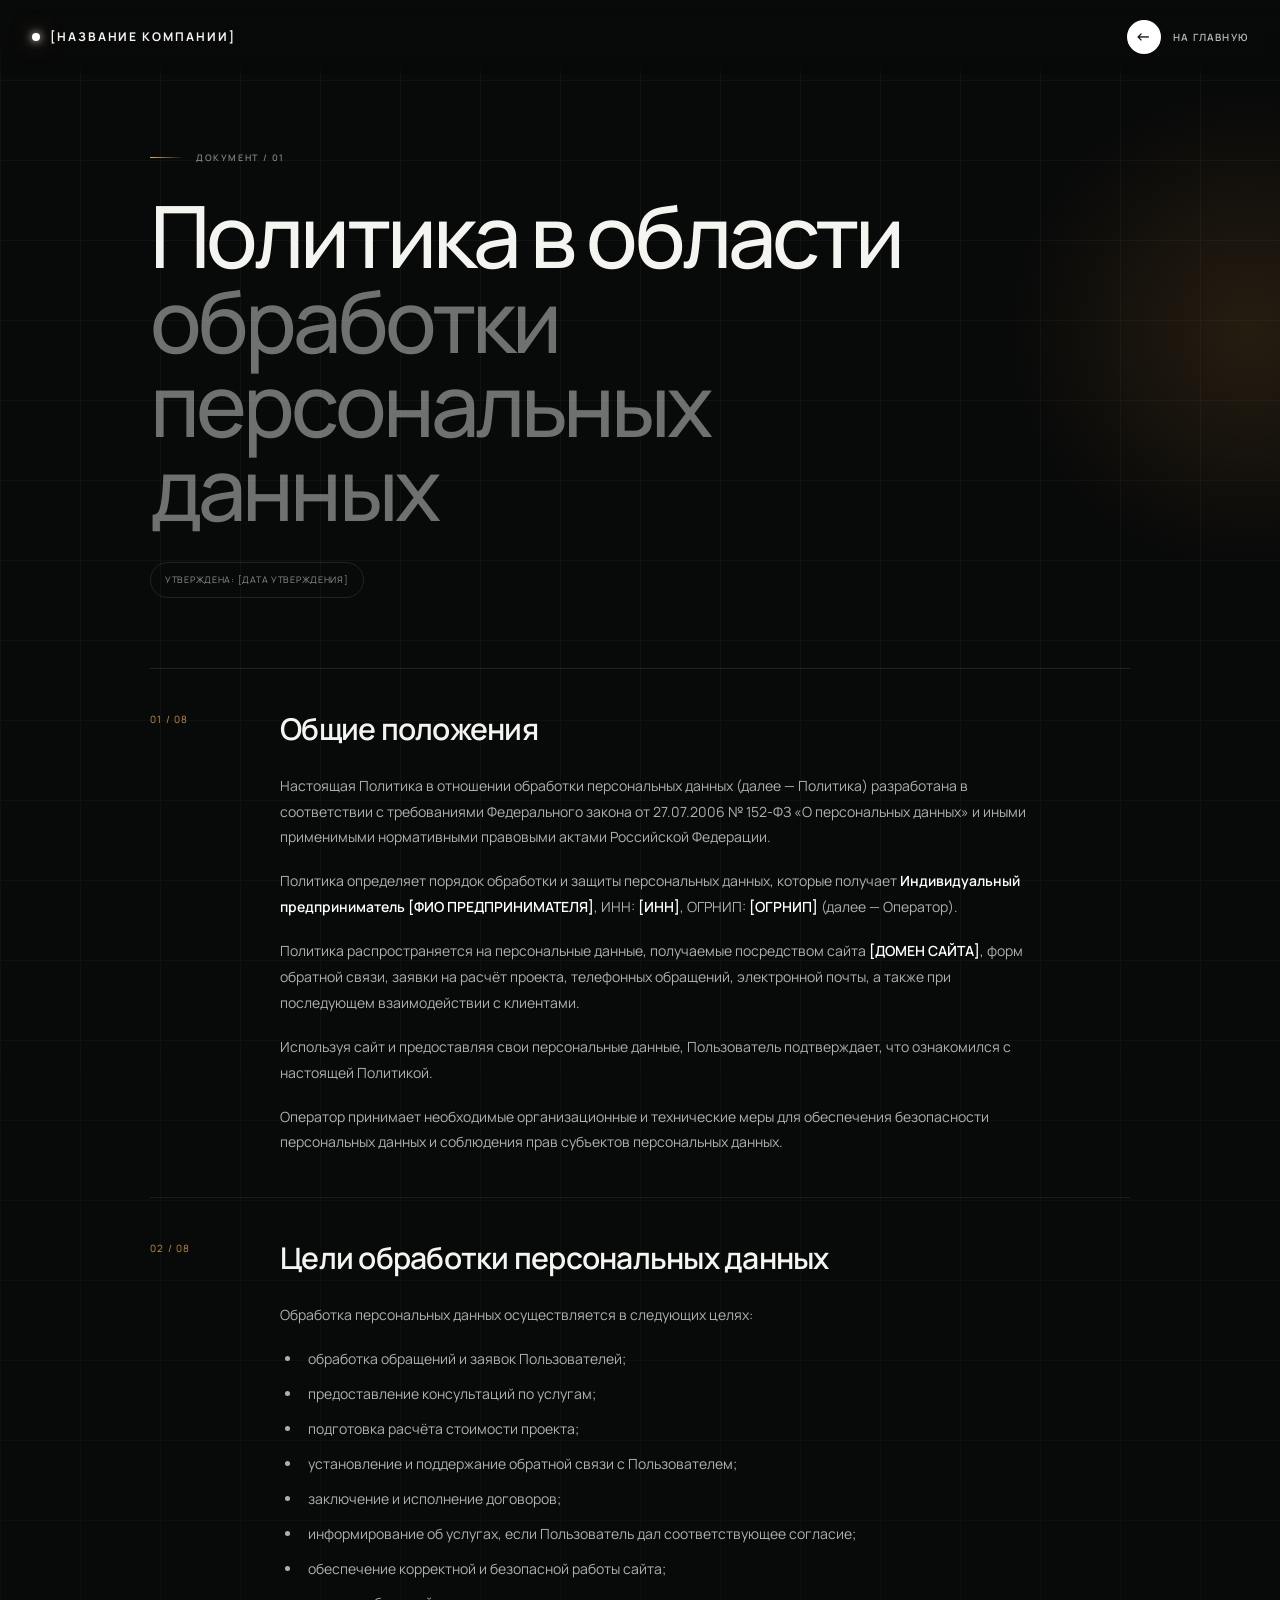
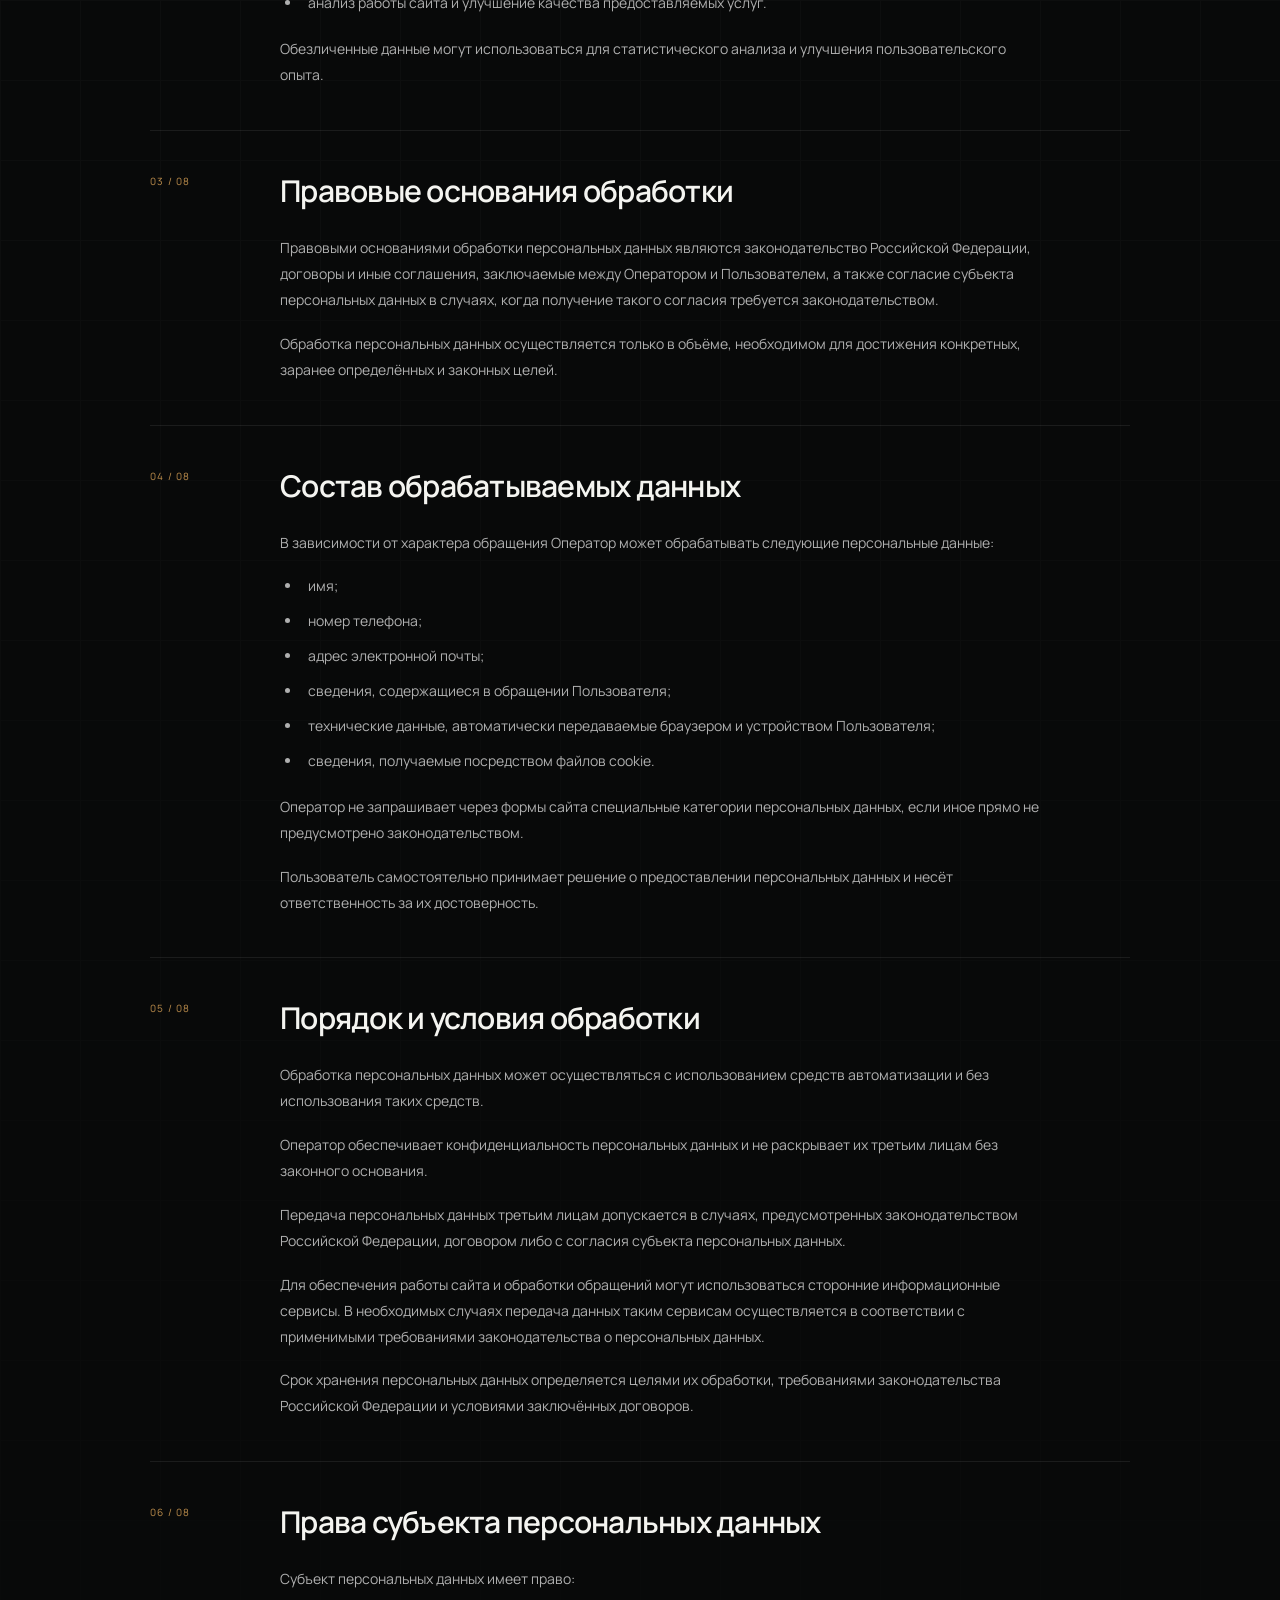
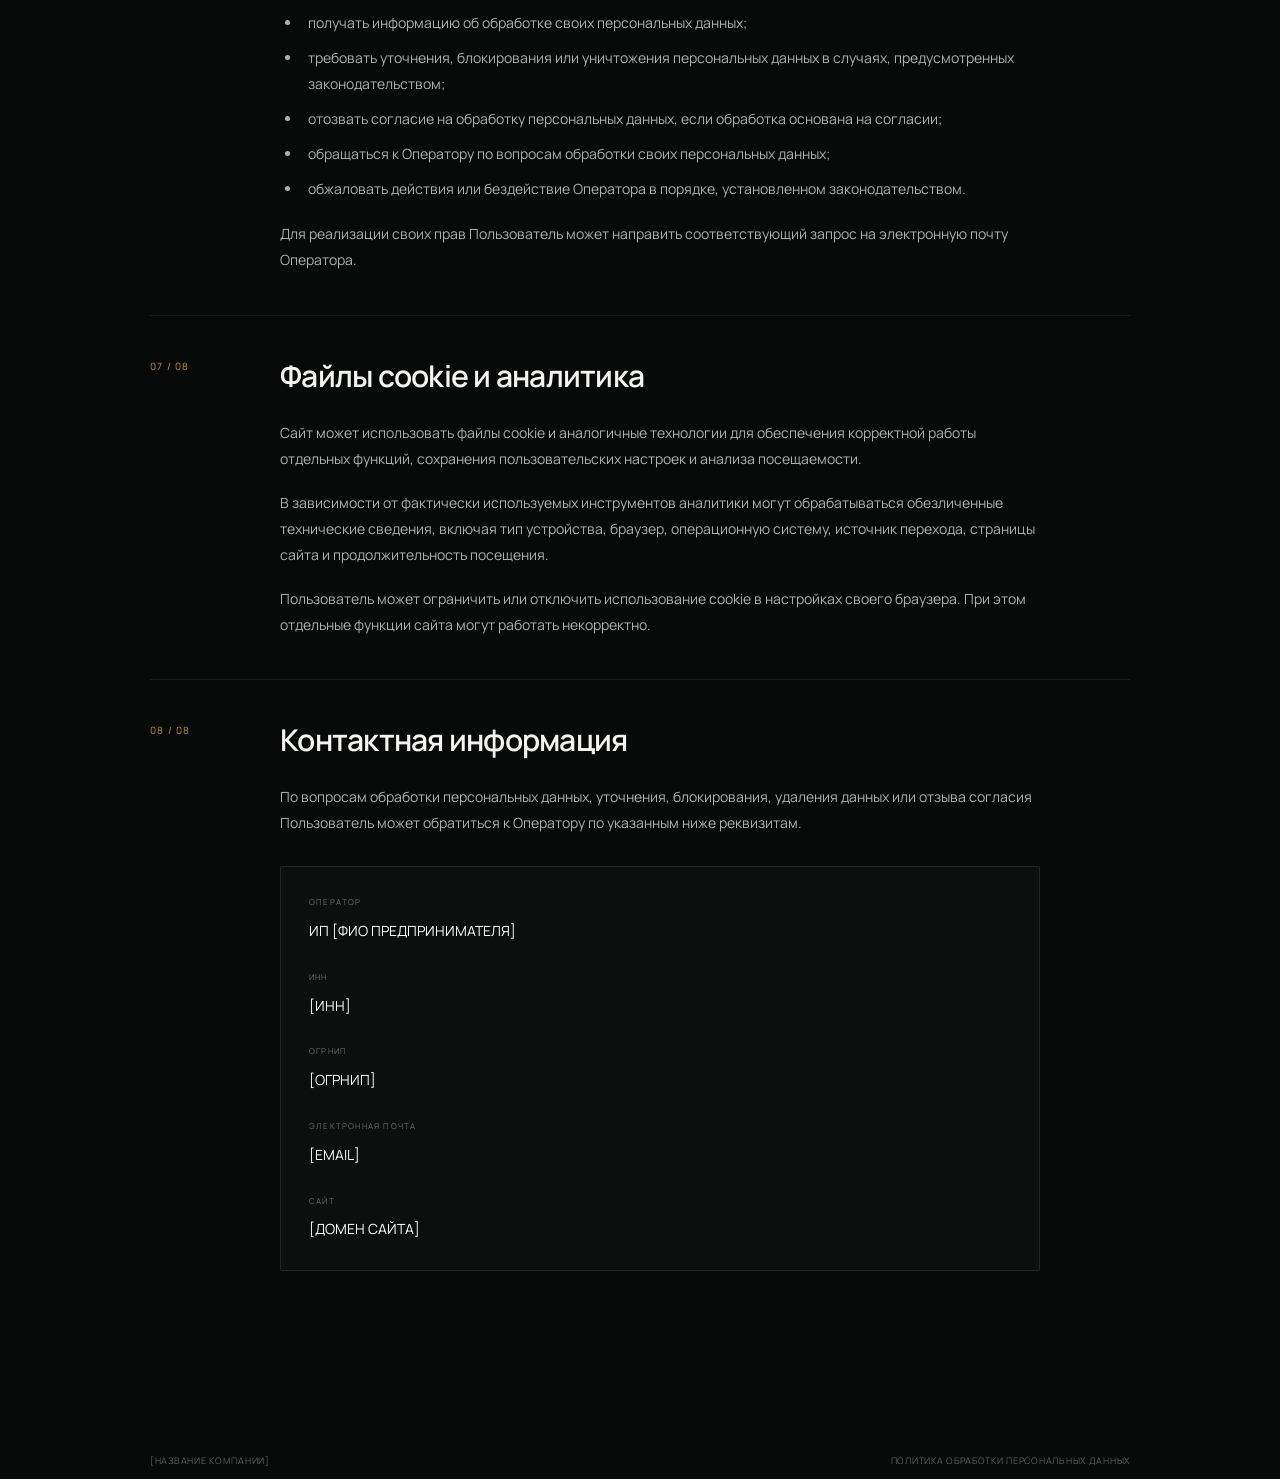
<file: privacy.html>
<!DOCTYPE html>
<html lang="ru">
<head>

    <meta charset="UTF-8">
    <meta name="viewport" content="width=device-width, initial-scale=1.0">

    <title>Политика конфиденциальности — [НАЗВАНИЕ КОМПАНИИ]</title>

    <meta name="description"
          content="Политика в отношении обработки персональных данных сайта [ДОМЕН САЙТА].">

    <link rel="preconnect" href="https://fonts.googleapis.com">
    <link rel="preconnect" href="https://fonts.gstatic.com" crossorigin>

    <link href="https://fonts.googleapis.com/css2?family=Manrope:wght@400;500;600;700&display=swap"
          rel="stylesheet">

    <style>

        * {
            margin: 0;
            padding: 0;
            box-sizing: border-box;
        }

        html {
            scroll-behavior: smooth;
        }

        body {
            font-family:
                Manrope,
                Arial,
                sans-serif;

            background: #080909;
            color: #f4f4f0;

            line-height: 1.7;
        }

        a {
            color: inherit;
            text-decoration: none;
        }


        /* =========================================================
           HEADER
        ========================================================= */

        .site-header {

            position: fixed;

            top: 0;
            left: 0;
            right: 0;

            z-index: 1000;

            padding: 20px 32px;

            background:
                linear-gradient(
                    180deg,
                    rgba(8, 9, 9, 0.96),
                    rgba(8, 9, 9, 0.78),
                    transparent
                );

            backdrop-filter: blur(10px);
            -webkit-backdrop-filter: blur(10px);
        }

        .header-inner {

            max-width: 1540px;

            margin: 0 auto;

            display: flex;

            align-items: center;
            justify-content: space-between;

            gap: 30px;
        }

        .header-logo {

            display: flex;
            align-items: center;

            font-size: 12px;
            font-weight: 700;

            letter-spacing: 0.16em;
            text-transform: uppercase;
        }

        .header-logo-mark {

            width: 8px;
            height: 8px;

            margin-right: 10px;

            border-radius: 50%;

            background: #fff;

            box-shadow:
                0 0 8px rgba(255, 255, 255, 0.9),
                0 0 22px rgba(255, 190, 100, 0.55);
        }

        .back-link {

            display: inline-flex;

            align-items: center;
            gap: 12px;

            font-size: 10px;
            font-weight: 600;

            letter-spacing: 0.12em;
            text-transform: uppercase;

            color: rgba(255,255,255,0.72);

            transition:
                color .3s ease,
                transform .3s ease;
        }

        .back-link:hover {

            color: #fff;

            transform: translateX(-3px);
        }

        .back-arrow {

            display: flex;

            align-items: center;
            justify-content: center;

            width: 34px;
            height: 34px;

            border-radius: 50%;

            background: #fff;
            color: #111;

            font-size: 16px;

            transition:
                transform .3s ease,
                box-shadow .3s ease;
        }

        .back-link:hover .back-arrow {

            transform: translateX(-3px);

            box-shadow:
                0 0 14px rgba(255, 190, 100, 0.25);
        }


        /* =========================================================
           PAGE
        ========================================================= */

        .privacy-page {

            position: relative;

            min-height: 100vh;

            padding:
                150px
                24px
                100px;

            overflow: hidden;
        }

        .privacy-glow {

            position: absolute;

            width: 500px;
            height: 500px;

            top: 80px;
            right: -220px;

            border-radius: 50%;

            background:
                radial-gradient(
                    circle,
                    rgba(255, 170, 70, 0.12),
                    transparent 68%
                );

            pointer-events: none;
        }

        .privacy-grid {

            position: absolute;

            inset: 0;

            pointer-events: none;

            opacity: 0.035;

            background-image:
                linear-gradient(
                    rgba(255,255,255,1) 1px,
                    transparent 1px
                ),
                linear-gradient(
                    90deg,
                    rgba(255,255,255,1) 1px,
                    transparent 1px
                );

            background-size: 80px 80px;

            mask-image:
                linear-gradient(
                    to bottom,
                    black,
                    transparent 85%
                );

            -webkit-mask-image:
                linear-gradient(
                    to bottom,
                    black,
                    transparent 85%
                );
        }

        .privacy-container {

            position: relative;

            z-index: 2;

            width: min(980px, 100%);

            margin: 0 auto;
        }


        /* =========================================================
           INTRO
        ========================================================= */

        .privacy-label {

            display: flex;

            align-items: center;
            gap: 12px;

            margin-bottom: 28px;

            color: rgba(255,255,255,0.48);

            font-size: 9px;
            font-weight: 600;

            letter-spacing: 0.18em;
            text-transform: uppercase;
        }

        .privacy-label-line {

            width: 34px;
            height: 1px;

            background:
                linear-gradient(
                    90deg,
                    rgba(255,190,100,0.9),
                    transparent
                );
        }

        .privacy-title {

            max-width: 850px;

            font-size:
                clamp(42px, 7vw, 86px);

            line-height: 0.98;

            font-weight: 500;

            letter-spacing: -0.045em;

            margin-bottom: 32px;
        }

        .privacy-title span {

            color: rgba(255,255,255,0.42);
        }

        .privacy-date {

            display: inline-flex;

            align-items: center;

            padding: 9px 14px;

            border:
                1px solid
                rgba(255,255,255,0.1);

            border-radius: 100px;

            color: rgba(255,255,255,0.55);

            font-size: 9px;

            letter-spacing: 0.08em;

            text-transform: uppercase;

            margin-bottom: 70px;
        }


        /* =========================================================
           CONTENT
        ========================================================= */

        .privacy-content {

            border-top:
                1px solid
                rgba(255,255,255,0.1);
        }

        .privacy-section {

            padding:
                42px
                0;

            border-bottom:
                1px solid
                rgba(255,255,255,0.08);
        }

        .privacy-section:last-child {
            border-bottom: none;
        }

        .privacy-section-head {

            display: grid;

            grid-template-columns: 100px 1fr;

            gap: 30px;

            margin-bottom: 26px;
        }

        .privacy-number {

            color:
                rgba(255,190,100,0.75);

            font-size: 10px;

            letter-spacing: 0.12em;
        }

        .privacy-section h2 {

            font-size:
                clamp(20px, 3vw, 30px);

            line-height: 1.2;

            font-weight: 600;

            letter-spacing: -0.025em;
        }

        .privacy-section-body {

            margin-left: 130px;

            max-width: 760px;

            color:
                rgba(255,255,255,0.68);

            font-size: 14px;

            line-height: 1.85;
        }

        .privacy-section-body p {

            margin-bottom: 18px;
        }

        .privacy-section-body p:last-child {
            margin-bottom: 0;
        }

        .privacy-section-body ul {

            margin:
                14px
                0
                20px
                22px;

            padding: 0;
        }

        .privacy-section-body li {

            margin-bottom: 9px;

            padding-left: 6px;
        }

        .privacy-section-body strong {

            color: #fff;

            font-weight: 600;
        }


        /* =========================================================
           CONTACTS
        ========================================================= */

        .privacy-contacts {

            margin-top: 30px;

            padding: 28px;

            border:
                1px solid
                rgba(255,255,255,0.09);

            background:
                rgba(255,255,255,0.025);

            border-radius: 2px;
        }

        .privacy-contact-label {

            margin-bottom: 8px;

            color:
                rgba(255,255,255,0.38);

            font-size: 8px;

            letter-spacing: 0.15em;

            text-transform: uppercase;
        }

        .privacy-contact-value {

            color: #fff;

            font-size: 14px;
        }


        /* =========================================================
           FOOTER
        ========================================================= */

        .privacy-footer {

            width: min(980px, 100%);

            margin:
                0 auto;

            padding:
                40px
                0
                10px;

            display: flex;

            justify-content: space-between;
            align-items: center;

            gap: 30px;

            color:
                rgba(255,255,255,0.35);

            font-size: 9px;

            letter-spacing: 0.08em;

            text-transform: uppercase;
        }


        /* =========================================================
           MOBILE
        ========================================================= */

        @media (max-width: 700px) {

            .site-header {

                padding:
                    16px
                    18px;
            }

            .header-logo {

                font-size: 10px;
            }

            .privacy-page {

                padding:
                    125px
                    18px
                    60px;
            }

            .privacy-title {

                font-size:
                    clamp(40px, 13vw, 62px);

                line-height: 0.98;
            }

            .privacy-date {

                margin-bottom: 45px;
            }

            .privacy-section {

                padding:
                    32px
                    0;
            }

            .privacy-section-head {

                display: block;

                margin-bottom: 20px;
            }

            .privacy-number {

                display: block;

                margin-bottom: 12px;
            }

            .privacy-section-body {

                margin-left: 0;

                font-size: 13px;

                line-height: 1.8;
            }

            .privacy-contacts {

                padding: 22px;
            }

            .privacy-footer {

                flex-direction: column;

                align-items: flex-start;

                gap: 10px;
            }

            .back-link {

                font-size: 8px;
            }

            .back-arrow {

                width: 30px;
                height: 30px;

                font-size: 14px;
            }
        }

    </style>

</head>

<body>


<header class="site-header">

    <div class="header-inner">

        <a href="/" class="header-logo">

            <span class="header-logo-mark"></span>

            [НАЗВАНИЕ КОМПАНИИ]

        </a>


        <a href="#" class="back-link" onclick="history.back(); return false;">

            <span class="back-arrow">←</span>

            На главную

        </a>

    </div>

</header>



<main class="privacy-page">

    <div class="privacy-grid"></div>

    <div class="privacy-glow"></div>


    <div class="privacy-container">


        <div class="privacy-label">

            <span class="privacy-label-line"></span>

            Документ / 01

        </div>


        <h1 class="privacy-title">

            Политика в области

            <span>обработки персональных данных</span>

        </h1>


        <div class="privacy-date">

            Утверждена: [ДАТА УТВЕРЖДЕНИЯ]

        </div>



        <div class="privacy-content">


            <!-- =====================================================
                 1
            ====================================================== -->

            <section class="privacy-section">

                <div class="privacy-section-head">

                    <div class="privacy-number">
                        01 / 08
                    </div>

                    <h2>
                        Общие положения
                    </h2>

                </div>


                <div class="privacy-section-body">

                    <p>
                        Настоящая Политика в отношении обработки
                        персональных данных (далее — Политика)
                        разработана в соответствии с требованиями
                        Федерального закона от 27.07.2006 № 152-ФЗ
                        «О персональных данных» и иными применимыми
                        нормативными правовыми актами Российской Федерации.
                    </p>

                    <p>
                        Политика определяет порядок обработки и защиты
                        персональных данных, которые получает
                        <strong>Индивидуальный предприниматель
                        [ФИО ПРЕДПРИНИМАТЕЛЯ]</strong>,
                        ИНН: <strong>[ИНН]</strong>,
                        ОГРНИП: <strong>[ОГРНИП]</strong>
                        (далее — Оператор).
                    </p>

                    <p>
                        Политика распространяется на персональные данные,
                        получаемые посредством сайта
                        <strong>[ДОМЕН САЙТА]</strong>, форм обратной связи,
                        заявки на расчёт проекта, телефонных обращений,
                        электронной почты, а также при последующем
                        взаимодействии с клиентами.
                    </p>

                    <p>
                        Используя сайт и предоставляя свои персональные
                        данные, Пользователь подтверждает, что ознакомился
                        с настоящей Политикой.
                    </p>

                    <p>
                        Оператор принимает необходимые организационные
                        и технические меры для обеспечения безопасности
                        персональных данных и соблюдения прав субъектов
                        персональных данных.
                    </p>

                </div>

            </section>



            <!-- =====================================================
                 2
            ====================================================== -->

            <section class="privacy-section">

                <div class="privacy-section-head">

                    <div class="privacy-number">
                        02 / 08
                    </div>

                    <h2>
                        Цели обработки персональных данных
                    </h2>

                </div>


                <div class="privacy-section-body">

                    <p>
                        Обработка персональных данных осуществляется
                        в следующих целях:
                    </p>

                    <ul>

                        <li>
                            обработка обращений и заявок Пользователей;
                        </li>

                        <li>
                            предоставление консультаций по услугам;
                        </li>

                        <li>
                            подготовка расчёта стоимости проекта;
                        </li>

                        <li>
                            установление и поддержание обратной связи
                            с Пользователем;
                        </li>

                        <li>
                            заключение и исполнение договоров;
                        </li>

                        <li>
                            информирование об услугах, если Пользователь
                            дал соответствующее согласие;
                        </li>

                        <li>
                            обеспечение корректной и безопасной работы сайта;
                        </li>

                        <li>
                            анализ работы сайта и улучшение качества
                            предоставляемых услуг.
                        </li>

                    </ul>

                    <p>
                        Обезличенные данные могут использоваться
                        для статистического анализа и улучшения
                        пользовательского опыта.
                    </p>

                </div>

            </section>



            <!-- =====================================================
                 3
            ====================================================== -->

            <section class="privacy-section">

                <div class="privacy-section-head">

                    <div class="privacy-number">
                        03 / 08
                    </div>

                    <h2>
                        Правовые основания обработки
                    </h2>

                </div>


                <div class="privacy-section-body">

                    <p>
                        Правовыми основаниями обработки персональных
                        данных являются законодательство Российской Федерации,
                        договоры и иные соглашения, заключаемые между
                        Оператором и Пользователем, а также согласие
                        субъекта персональных данных в случаях, когда
                        получение такого согласия требуется законодательством.
                    </p>

                    <p>
                        Обработка персональных данных осуществляется
                        только в объёме, необходимом для достижения
                        конкретных, заранее определённых и законных целей.
                    </p>

                </div>

            </section>



            <!-- =====================================================
                 4
            ====================================================== -->

            <section class="privacy-section">

                <div class="privacy-section-head">

                    <div class="privacy-number">
                        04 / 08
                    </div>

                    <h2>
                        Состав обрабатываемых данных
                    </h2>

                </div>


                <div class="privacy-section-body">

                    <p>
                        В зависимости от характера обращения Оператор
                        может обрабатывать следующие персональные данные:
                    </p>

                    <ul>

                        <li>
                            имя;
                        </li>

                        <li>
                            номер телефона;
                        </li>

                        <li>
                            адрес электронной почты;
                        </li>

                        <li>
                            сведения, содержащиеся в обращении Пользователя;
                        </li>

                        <li>
                            технические данные, автоматически передаваемые
                            браузером и устройством Пользователя;
                        </li>

                        <li>
                            сведения, получаемые посредством файлов cookie.
                        </li>

                    </ul>

                    <p>
                        Оператор не запрашивает через формы сайта
                        специальные категории персональных данных,
                        если иное прямо не предусмотрено законодательством.
                    </p>

                    <p>
                        Пользователь самостоятельно принимает решение
                        о предоставлении персональных данных и несёт
                        ответственность за их достоверность.
                    </p>

                </div>

            </section>



            <!-- =====================================================
                 5
            ====================================================== -->

            <section class="privacy-section">

                <div class="privacy-section-head">

                    <div class="privacy-number">
                        05 / 08
                    </div>

                    <h2>
                        Порядок и условия обработки
                    </h2>

                </div>


                <div class="privacy-section-body">

                    <p>
                        Обработка персональных данных может осуществляться
                        с использованием средств автоматизации и без
                        использования таких средств.
                    </p>

                    <p>
                        Оператор обеспечивает конфиденциальность
                        персональных данных и не раскрывает их третьим
                        лицам без законного основания.
                    </p>

                    <p>
                        Передача персональных данных третьим лицам
                        допускается в случаях, предусмотренных
                        законодательством Российской Федерации,
                        договором либо с согласия субъекта персональных данных.
                    </p>

                    <p>
                        Для обеспечения работы сайта и обработки обращений
                        могут использоваться сторонние информационные
                        сервисы. В необходимых случаях передача данных
                        таким сервисам осуществляется в соответствии
                        с применимыми требованиями законодательства
                        о персональных данных.
                    </p>

                    <p>
                        Срок хранения персональных данных определяется
                        целями их обработки, требованиями законодательства
                        Российской Федерации и условиями заключённых договоров.
                    </p>

                </div>

            </section>



            <!-- =====================================================
                 6
            ====================================================== -->

            <section class="privacy-section">

                <div class="privacy-section-head">

                    <div class="privacy-number">
                        06 / 08
                    </div>

                    <h2>
                        Права субъекта персональных данных
                    </h2>

                </div>


                <div class="privacy-section-body">

                    <p>
                        Субъект персональных данных имеет право:
                    </p>

                    <ul>

                        <li>
                            получать информацию об обработке своих
                            персональных данных;
                        </li>

                        <li>
                            требовать уточнения, блокирования или уничтожения
                            персональных данных в случаях, предусмотренных
                            законодательством;
                        </li>

                        <li>
                            отозвать согласие на обработку персональных
                            данных, если обработка основана на согласии;
                        </li>

                        <li>
                            обращаться к Оператору по вопросам обработки
                            своих персональных данных;
                        </li>

                        <li>
                            обжаловать действия или бездействие Оператора
                            в порядке, установленном законодательством.
                        </li>

                    </ul>

                    <p>
                        Для реализации своих прав Пользователь может
                        направить соответствующий запрос на электронную
                        почту Оператора.
                    </p>

                </div>

            </section>



            <!-- =====================================================
                 7
            ====================================================== -->

            <section class="privacy-section">

                <div class="privacy-section-head">

                    <div class="privacy-number">
                        07 / 08
                    </div>

                    <h2>
                        Файлы cookie и аналитика
                    </h2>

                </div>


                <div class="privacy-section-body">

                    <p>
                        Сайт может использовать файлы cookie и аналогичные
                        технологии для обеспечения корректной работы
                        отдельных функций, сохранения пользовательских
                        настроек и анализа посещаемости.
                    </p>

                    <p>
                        В зависимости от фактически используемых
                        инструментов аналитики могут обрабатываться
                        обезличенные технические сведения, включая тип
                        устройства, браузер, операционную систему,
                        источник перехода, страницы сайта и продолжительность
                        посещения.
                    </p>

                    <p>
                        Пользователь может ограничить или отключить
                        использование cookie в настройках своего браузера.
                        При этом отдельные функции сайта могут работать
                        некорректно.
                    </p>

                </div>

            </section>



            <!-- =====================================================
                 8
            ====================================================== -->

            <section class="privacy-section">

                <div class="privacy-section-head">

                    <div class="privacy-number">
                        08 / 08
                    </div>

                    <h2>
                        Контактная информация
                    </h2>

                </div>


                <div class="privacy-section-body">

                    <p>
                        По вопросам обработки персональных данных,
                        уточнения, блокирования, удаления данных или
                        отзыва согласия Пользователь может обратиться
                        к Оператору по указанным ниже реквизитам.
                    </p>


                    <div class="privacy-contacts">

                        <div class="privacy-contact-label">
                            Оператор
                        </div>

                        <div class="privacy-contact-value">
                            ИП [ФИО ПРЕДПРИНИМАТЕЛЯ]
                        </div>


                        <br>


                        <div class="privacy-contact-label">
                            ИНН
                        </div>

                        <div class="privacy-contact-value">
                            [ИНН]
                        </div>


                        <br>


                        <div class="privacy-contact-label">
                            ОГРНИП
                        </div>

                        <div class="privacy-contact-value">
                            [ОГРНИП]
                        </div>


                        <br>


                        <div class="privacy-contact-label">
                            Электронная почта
                        </div>

                        <div class="privacy-contact-value">
                            [EMAIL]
                        </div>


                        <br>


                        <div class="privacy-contact-label">
                            Сайт
                        </div>

                        <div class="privacy-contact-value">
                            [ДОМЕН САЙТА]
                        </div>

                    </div>

                </div>

            </section>


        </div>

    </div>

</main>



<footer class="privacy-footer">

    <span>
        [НАЗВАНИЕ КОМПАНИИ]
    </span>

    <span>
        Политика обработки персональных данных
    </span>

</footer>


</body>
</html>
</file>
